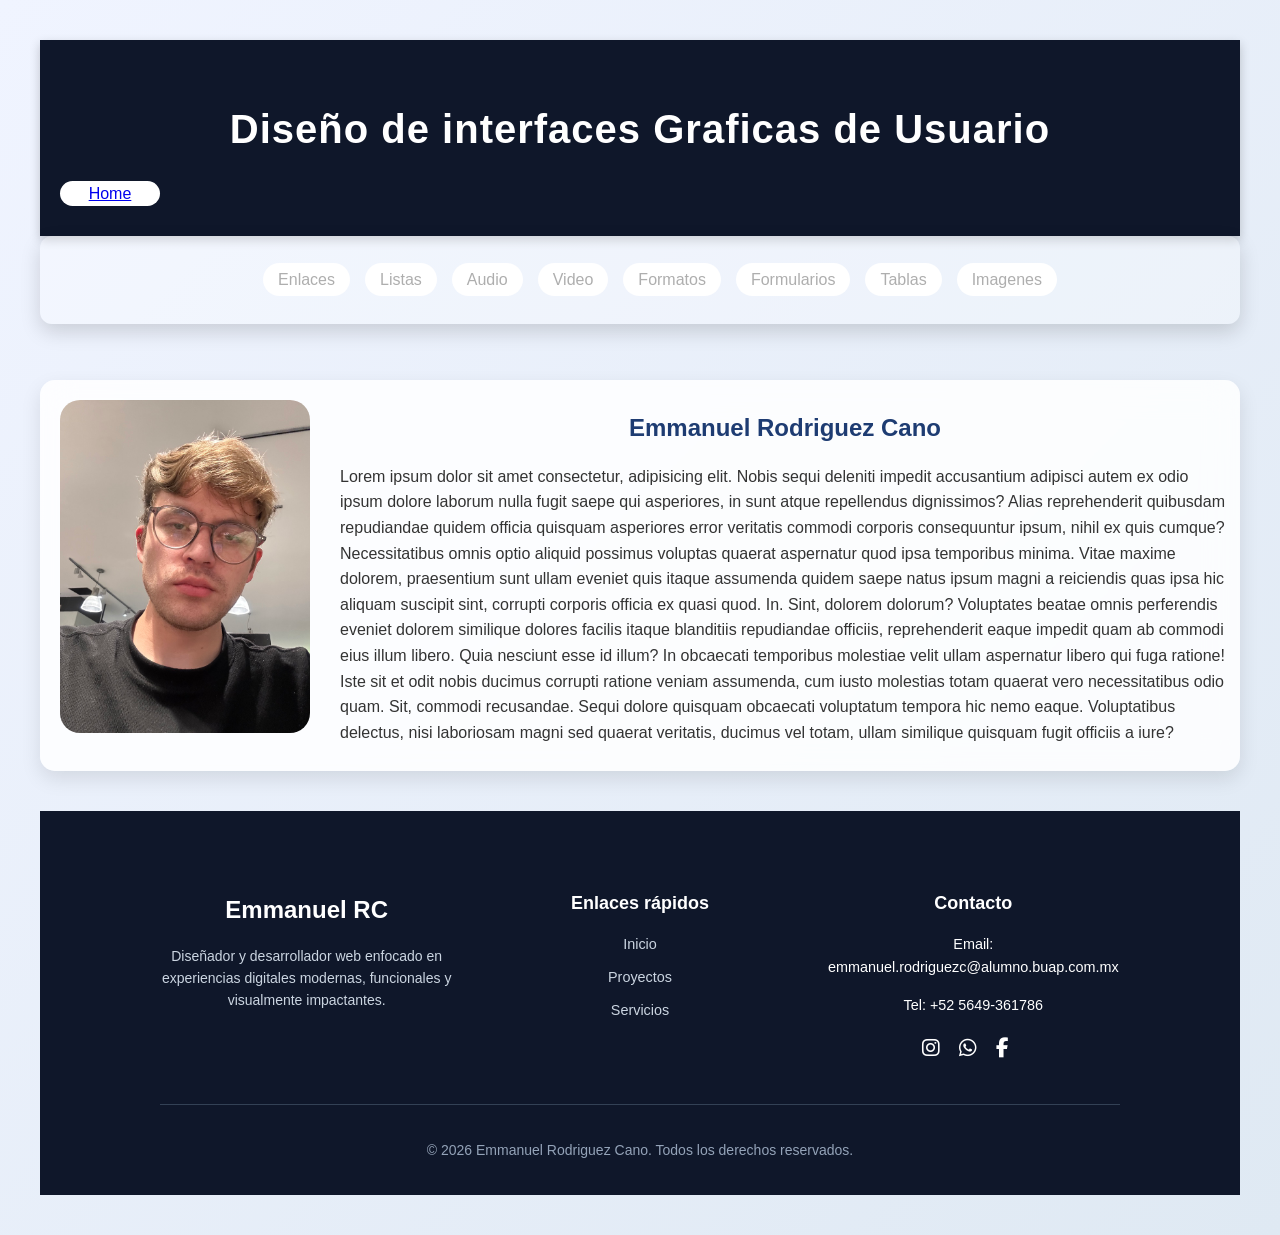
<file: index.html>
<!DOCTYPE html>
<html lang="es">

<head>
    <meta charset="UTF-8" />
    <title>Diseño de Interfaces Graficas de Usuario</title>
    <link rel="stylesheet" href="https://cdnjs.cloudflare.com/ajax/libs/font-awesome/6.5.0/css/all.min.css">
    <link rel="stylesheet" href="styles.css">
    <script src="script.js"></script>
    <style type="text/css">
        footer section {
            background: #1e3c72;
            color: white;
            display: inline;
        }
    </style>
</head>

<body>
    <header>
        <h1 class="title-big"> Diseño de interfaces Graficas de Usuario</h1>
        <div class="home">

            <a href="Index.html">Home</a>

        </div>
    </header>
    <nav>
        <ul>
            <li><a href="Enlaces.html">Enlaces</a></li>
            <li><a href="Listas.html">Listas</a></li>
            <li><a href="Audio.html">Audio</a></li>
            <li><a href="Video.html">Video</a></li>
            <li><a href="Formatos.html">Formatos</a></li>
            <li><a href="Formularios.html">Formularios</a></li>
            <li><a href="Tablas.html">Tablas</a></li>
            <li><a href="Imagenes.html">Imagenes</a></li>
        </ul>
    </nav>
    <br>
    <section class="contenedor">
        <img src="imagenes/21BC1F86-297D-4EAA-AD61-6D4C0306B214_1_105_c.jpeg" alt="Descripción de la imagen"
            class="imagen-izquierda">
        <h2 class="h2-center">Emmanuel Rodriguez Cano</h2>
        <p>
            Lorem ipsum dolor sit amet consectetur, adipisicing elit. Nobis sequi deleniti impedit accusantium adipisci
            autem ex odio ipsum dolore laborum nulla fugit saepe qui asperiores, in sunt atque repellendus dignissimos?
            Alias reprehenderit quibusdam repudiandae quidem officia quisquam asperiores error veritatis commodi
            corporis consequuntur ipsum, nihil ex quis cumque? Necessitatibus omnis optio aliquid possimus voluptas
            quaerat aspernatur quod ipsa temporibus minima.
            Vitae maxime dolorem, praesentium sunt ullam eveniet quis itaque assumenda quidem saepe natus ipsum magni a
            reiciendis quas ipsa hic aliquam suscipit sint, corrupti corporis officia ex quasi quod. In.
            Sint, dolorem dolorum? Voluptates beatae omnis perferendis eveniet dolorem similique dolores facilis itaque
            blanditiis repudiandae officiis, reprehenderit eaque impedit quam ab commodi eius illum libero. Quia
            nesciunt esse id illum?
            In obcaecati temporibus molestiae velit ullam aspernatur libero qui fuga ratione! Iste sit et odit nobis
            ducimus corrupti ratione veniam assumenda, cum iusto molestias totam quaerat vero necessitatibus odio quam.
            Sit, commodi recusandae. Sequi dolore quisquam obcaecati voluptatum tempora hic nemo eaque. Voluptatibus
            delectus, nisi laboriosam magni sed quaerat veritatis, ducimus vel totam, ullam similique quisquam fugit
            officiis a iure?
        </p>
    </section>



    <footer class="footer">
        <div class="footer-container">


            <div class="footer-col">
                <h2 class="footer-logo">Emmanuel RC</h2>
                <p class="footer-description">
                    Diseñador y desarrollador web enfocado en experiencias digitales modernas,
                    funcionales y visualmente impactantes.
                </p>
            </div>


            <div class="footer-col">
                <h3>Enlaces rápidos</h3>
                <ul class="footer-links">
                    <li><a href="index.html">Inicio</a></li>
                    <li><a href="https://www.behance.net/emmanuerguezc">Proyectos</a></li>
                    <li><a href="#">Servicios</a></li>
                </ul>
            </div>


            <div class="footer-col">
                <h3>Contacto</h3>
                <p>Email: emmanuel.rodriguezc@alumno.buap.com.mx</p>
                <p>Tel: +52 5649-361786</p>

                <div class="social-icons">
                    <a href="https://www.instagram.com/emmanuel_rc97?igsh=dTB1eXRvNDRveWx1&utm_source=qr"
                        target="_blank">
                        <i class="fab fa-instagram"></i>
                    </a>

                    <a href="https://wa.me/5649361786" target="_blank">
                        <i class="fab fa-whatsapp"></i>
                    </a>

                    <a href="https://www.facebook.com/emmanuel.barradasromano" target="_blank">
                        <i class="fab fa-facebook-f"></i>
                    </a>
                </div>
            </div>

        </div>

        <div class="footer-bottom">
            <p>© 2026 Emmanuel Rodriguez Cano. Todos los derechos reservados.</p>
        </div>
    </footer>
</body>

</html>
</file>
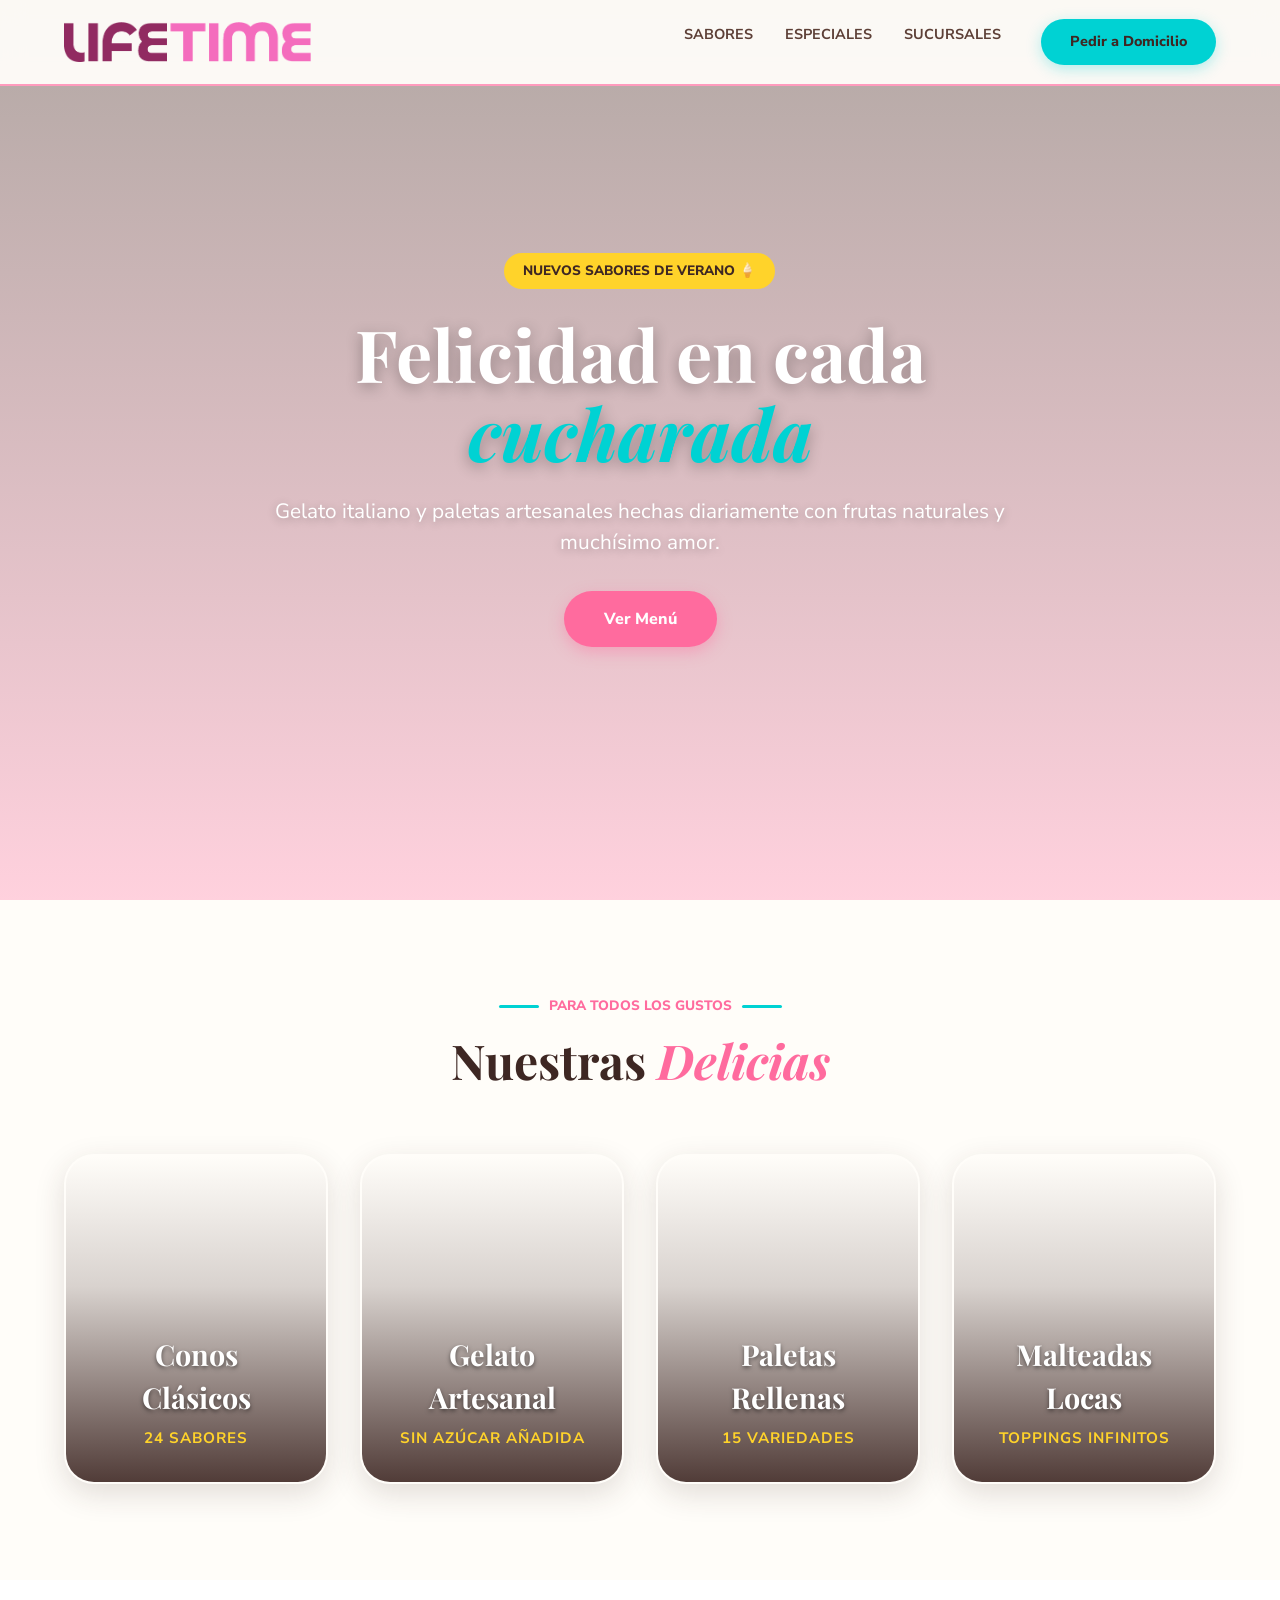
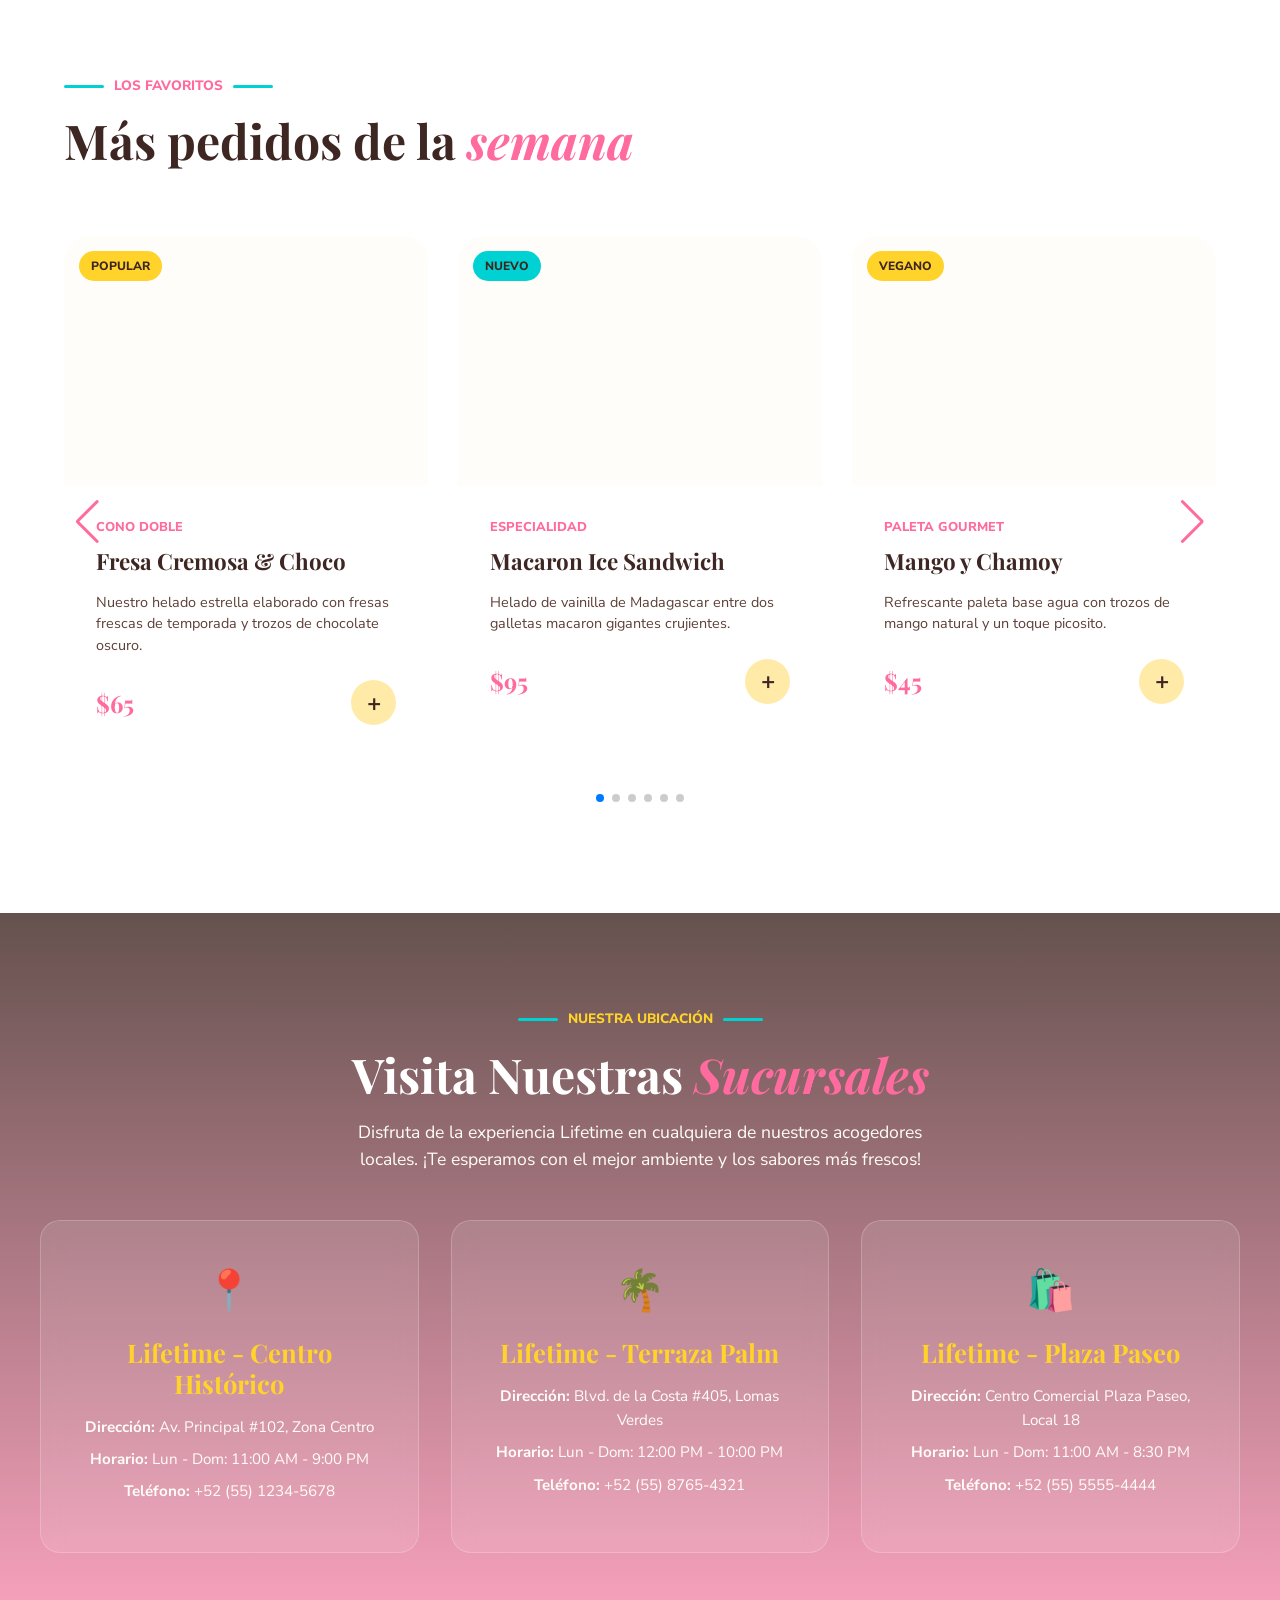
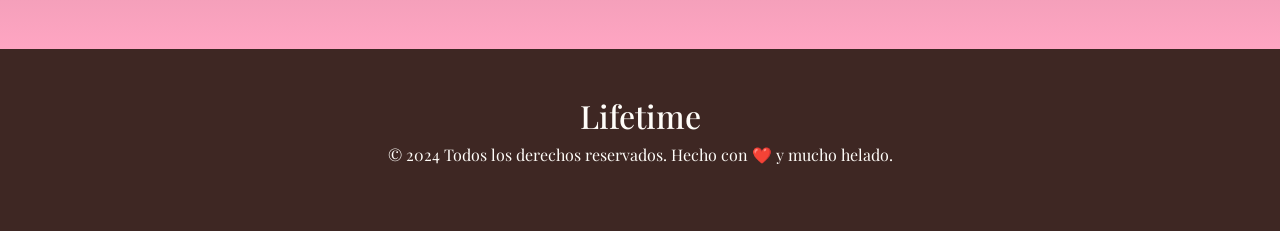
<file: Psgina de helados/Index.html>
<!DOCTYPE html>
<html lang="es">

<head>
    <meta charset="UTF-8">
    <meta name="viewport" content="width=device-width, initial-scale=1.0">
    <title>— Heladería Artesanal</title>
    <link
        href="https://fonts.googleapis.com/css2?family=Playfair+Display:ital,wght@0,400;0,600;0,700;1,400;1,600&family=Nunito+Sans:wght@300;400;600;700;900&display=swap"
        rel="stylesheet">
    <link rel="stylesheet" href="https://cdn.jsdelivr.net/npm/swiper@11/swiper-bundle.min.css" />
    <link href="https://cdn.jsdelivr.net/npm/bootstrap@5.3.8/dist/css/bootstrap.min.css" rel="stylesheet">
    <style>
        *,
        *::before,
        *::after {
            margin: 0;
            padding: 0;
            box-sizing: border-box;
        }

        /* Nueva paleta de colores vibrante para heladería */
        :root {
            --pink: #FF6B9E;
            --pink-dark: #E04B80;
            --pink-light: #FF9BBD;
            --mint: #00D2D3;
            --mint-light: #C8F7F7;
            --yellow: #FFD32A;
            --yellow-light: #FFEAA7;
            --cream: #FFFDF9;
            --cream-dark: #F5EFEB;
            --choco: #3E2723;
            --choco-mid: #5D4037;
            --white: #FFFFFF;
        }

        html {
            scroll-behavior: smooth;
        }

        body {
            font-family: 'Nunito Sans', sans-serif;
            background: var(--cream);
            color: var(--choco);
            overflow-x: hidden;
        }

        /* ── NAVBAR ── */
        nav {
            position: fixed;
            top: 0;
            left: 0;
            right: 0;
            z-index: 100;
            display: flex;
            align-items: center;
            justify-content: space-between;
            padding: 1.2rem 4rem;
            background: rgba(255, 253, 249, 0.95);
            backdrop-filter: blur(12px);
            border-bottom: 2px solid var(--pink-light);
            transition: all 0.3s ease;
        }

        nav.scrolled {
            box-shadow: 0 10px 30px rgba(255, 107, 158, 0.15);
            padding: 0.8rem 4rem;
        }

        .nav-logo {
            display: flex;
            align-items: center;
            text-decoration: none;
            font-family: 'Playfair Display', serif;
            font-size: 1.8rem;
            font-weight: 700;
            color: var(--pink);
            letter-spacing: -0.5px;
        }

        .nav-logo span {
            color: var(--mint);
        }

        @media (max-width: 768px) {
            nav {
                padding: 1rem 1.5rem;
            }
        }

        .nav-links {
            display: flex;
            gap: 2rem;
            list-style: none;
        }

        .nav-links a {
            text-decoration: none;
            font-size: 0.9rem;
            font-weight: 700;
            color: var(--choco-mid);
            text-transform: uppercase;
            transition: color 0.2s;
            position: relative;
        }

        .nav-links a::after {
            content: '';
            position: absolute;
            bottom: -5px;
            left: 0;
            right: 0;
            height: 3px;
            background: var(--mint);
            transform: scaleX(0);
            transition: transform 0.3s cubic-bezier(0.175, 0.885, 0.32, 1.275);
            transform-origin: center;
            border-radius: 5px;
        }

        .nav-links a:hover {
            color: var(--pink);
        }

        .nav-links a:hover::after {
            transform: scaleX(1);
        }

        .nav-cta {
            background: var(--mint);
            color: var(--choco);
            border: none;
            padding: 0.75rem 1.8rem;
            border-radius: 50px;
            font-size: 0.9rem;
            font-weight: 800;
            cursor: pointer;
            font-family: 'Nunito Sans', sans-serif;
            transition: all 0.3s ease;
            box-shadow: 0 4px 15px rgba(0, 210, 211, 0.3);
        }

        .nav-cta:hover {
            background: var(--yellow);
            transform: translateY(-3px) scale(1.05);
            box-shadow: 0 8px 25px rgba(255, 211, 42, 0.4);
        }

        .nav-menu-container {
            display: flex;
            align-items: center;
            gap: 2.5rem;
        }

        .hamburger {
            display: none;
            flex-direction: column;
            gap: 5px;
            cursor: pointer;
            border: none;
            background: none;
            padding: 5px;
        }

        .hamburger span {
            width: 25px;
            height: 3px;
            background-color: var(--pink);
            border-radius: 3px;
            transition: all 0.3s ease;
        }

        @media (max-width: 768px) {
            .hamburger {
                display: flex;
            }

            .nav-menu-container {
                position: absolute;
                top: 100%;
                left: 0;
                width: 100%;
                background: var(--white);
                flex-direction: column;
                align-items: center;
                padding: 2rem 0;
                box-shadow: 0 10px 20px rgba(0, 0, 0, 0.1);
                clip-path: polygon(0 0, 100% 0, 100% 0, 0 0);
                transition: clip-path 0.4s ease-in-out;
            }

            .nav-menu-container.active {
                clip-path: polygon(0 0, 100% 0, 100% 100%, 0% 100%);
            }

            .nav-links {
                flex-direction: column;
                gap: 1.5rem;
                text-align: center;
                margin-bottom: 1.5rem;
            }
        }

        /* ── HERO (VIDEO BACKGROUND) ── */
        .hero {
            position: relative;
            height: 100vh;
            display: flex;
            align-items: center;
            justify-content: center;
            text-align: center;
            overflow: hidden;
            padding: 0 2rem;
        }

        .hero-video {
            position: absolute;
            top: 50%;
            left: 50%;
            min-width: 100%;
            min-height: 100%;
            width: auto;
            height: auto;
            transform: translateX(-50%) translateY(-50%);
            z-index: 1;
            object-fit: cover;
        }

        .hero-overlay {
            position: absolute;
            top: 0;
            left: 0;
            width: 100%;
            height: 100%;
            background: linear-gradient(rgba(62, 39, 35, 0.4), rgba(255, 107, 158, 0.3));
            z-index: 2;
        }

        .hero-content {
            position: relative;
            z-index: 3;
            max-width: 800px;
        }

        .hero-badge {
            display: inline-block;
            background: var(--yellow);
            color: var(--choco);
            font-size: 0.85rem;
            font-weight: 800;
            text-transform: uppercase;
            padding: 0.5rem 1.2rem;
            border-radius: 50px;
            margin-bottom: 1.5rem;
            animation: bounceIn 1s cubic-bezier(0.175, 0.885, 0.32, 1.275) both;
        }

        .hero-title {
            font-family: 'Playfair Display', serif;
            font-size: 4.5rem;
            line-height: 1.1;
            font-weight: 700;
            color: var(--white);
            margin-bottom: 1.5rem;
            text-shadow: 0 4px 15px rgba(0, 0, 0, 0.3);
            animation: fadeUp 1s ease 0.2s both;
        }

        .hero-title em {
            color: var(--mint);
            font-style: italic;
        }

        .hero-desc {
            font-size: 1.3rem;
            font-weight: 400;
            color: var(--white);
            margin-bottom: 2rem;
            text-shadow: 0 2px 10px rgba(0, 0, 0, 0.3);
            animation: fadeUp 1s ease 0.4s both;
        }

        .hero-actions {
            display: flex;
            gap: 1.5rem;
            justify-content: center;
            animation: fadeUp 1s ease 0.6s both;
        }

        .btn-primary {
            background: var(--pink);
            color: var(--white);
            padding: 1rem 2.5rem;
            border-radius: 50px;
            border: none;
            font-size: 1rem;
            font-weight: 800;
            cursor: pointer;
            transition: all 0.3s ease;
            box-shadow: 0 5px 15px rgba(255, 107, 158, 0.4);
        }

        .btn-primary:hover {
            background: var(--pink-dark);
            transform: translateY(-5px);
            box-shadow: 0 10px 25px rgba(255, 107, 158, 0.6);
        }

        /* ── SECTION COMMONS ── */
        section {
            padding: 6rem 4rem;
        }

        .section-label {
            font-size: 0.85rem;
            font-weight: 800;
            text-transform: uppercase;
            color: var(--pink);
            margin-bottom: 1rem;
            display: flex;
            align-items: center;
            gap: 10px;
        }

        .section-label::before,
        .section-label::after {
            content: '';
            display: block;
            width: 40px;
            height: 3px;
            background: var(--mint);
            border-radius: 5px;
        }

        .section-label.centered {
            justify-content: center;
        }

        .section-title {
            font-family: 'Playfair Display', serif;
            font-size: 3rem;
            font-weight: 700;
            line-height: 1.2;
            color: var(--choco);
        }

        .section-title em {
            font-style: italic;
            color: var(--pink);
        }

        /* ── CATEGORIES ── */
        .categories {
            background-image: linear-gradient(rgba(245, 239, 235, 0.4), rgba(245, 239, 235, 0.4)), url('https://i.pinimg.com/736x/57/71/ca/5771cad7fbe9f15ed944c1796ee3ba3e.jpg');
            background-size: cover;
            background-position: center;
            background-attachment: fixed;
            position: relative;
        }

        .categories-header {
            text-align: center;
            margin-bottom: 4rem;
        }

        .categories-grid {
            display: grid;
            grid-template-columns: repeat(4, 1fr);
            gap: 2rem;
            max-width: 1200px;
            margin: 0 auto;
        }

        @media (max-width: 900px) {
            .categories-grid {
                grid-template-columns: repeat(2, 1fr);
            }
        }

        @media (max-width: 500px) {
            .categories-grid {
                grid-template-columns: 1fr;
            }
        }

        .cat-card {
            background-size: cover;
            background-position: center;
            border-radius: 30px;
            padding: 2rem;
            text-align: center;
            cursor: pointer;
            transition: all 0.4s cubic-bezier(0.175, 0.885, 0.32, 1.275);
            box-shadow: 0 10px 30px rgba(62, 39, 35, 0.15);
            position: relative;
            overflow: hidden;
            border: 2px solid transparent;
            aspect-ratio: 4 / 5;
            display: flex;
            flex-direction: column;
            justify-content: flex-end;
        }

        .cat-card::before {
            content: '';
            position: absolute;
            top: 0;
            left: 0;
            right: 0;
            bottom: 0;
            background: linear-gradient(to top, rgba(62, 39, 35, 0.9) 0%, rgba(62, 39, 35, 0.2) 60%, transparent 100%);
            z-index: 1;
            transition: background 0.3s ease;
        }

        .cat-card:hover::before {
            background: linear-gradient(to top, rgba(0, 210, 211, 0.9) 0%, rgba(62, 39, 35, 0.3) 60%, transparent 100%);
        }

        .cat-card-content {
            position: relative;
            z-index: 2;
        }

        .cat-card:hover {
            transform: translateY(-15px) scale(1.02);
            border-color: var(--mint);
            box-shadow: 0 20px 40px rgba(0, 210, 211, 0.25);
        }

        .cat-img-1 {
            background-image: url('https://images.unsplash.com/photo-1559703248-dcaaec9fab78?auto=format&fit=crop&w=600&q=80');
        }

        .cat-img-2 {
            background-image: url('https://images.unsplash.com/photo-1501443762994-82bd5dace89a?auto=format&fit=crop&w=600&q=80');
        }

        .cat-img-3 {
            background-image: url('https://images.unsplash.com/photo-1505394033641-40c6ad1178d7?auto=format&fit=crop&w=600&q=80');
        }

        .cat-img-4 {
            background-image: url('https://images.unsplash.com/photo-1579954115563-e72bf1381629?auto=format&fit=crop&w=600&q=80');
        }

        .cat-title {
            font-family: 'Playfair Display', serif;
            font-size: 1.8rem;
            font-weight: 700;
            color: var(--white);
            margin-bottom: 0.5rem;
            text-shadow: 0 2px 4px rgba(0, 0, 0, 0.5);
            transition: color 0.3s ease;
        }

        .cat-count {
            font-size: 0.95rem;
            color: var(--yellow);
            font-weight: 700;
            text-transform: uppercase;
            letter-spacing: 1px;
        }

        /* ── FEATURED PRODUCTS ── */
        .products {
            background: var(--white);
        }

        .products-header {
            display: flex;
            align-items: flex-end;
            justify-content: space-between;
            margin-bottom: 4rem;
            max-width: 1200px;
            margin: 0 auto 3rem;
        }

        .products-swiper {
            max-width: 1200px;
            margin: 0 auto;
            padding-bottom: 60px;
        }

        .prod-card {
            background: var(--cream);
            border-radius: 25px;
            overflow: hidden;
            transition: all 0.3s ease;
            position: relative;
        }

        .prod-card:hover {
            transform: translateY(-10px);
            box-shadow: 0 15px 35px rgba(255, 107, 158, 0.2);
        }

        .prod-img {
            height: 250px;
            background-size: cover;
            background-position: center;
            position: relative;
            transition: transform 0.5s ease;
        }

        .prod-card:hover .prod-img {
            transform: scale(1.05);
        }

        .carru {
            width: 100%;
            height: 300px;
            padding: auto;
        }

        .img-wrapper {
            overflow: hidden;
            border-radius: 25px 25px 0 0;
        }

        /* Imágenes de Unsplash relacionadas a helados */
        .p1 {
            background-image: url('https://images.unsplash.com/photo-1570197781417-0c7f2be2f068?auto=format&fit=crop&w=600&q=80');
        }

        .p2 {
            background-image: url('https://images.unsplash.com/photo-1497034825429-c343d7c6a68f?auto=format&fit=crop&w=600&q=80');
        }

        .p3 {
            background-image: url('https://images.unsplash.com/photo-1563805042-7684c8a9e9ce?auto=format&fit=crop&w=600&q=80');
        }

        .p4 {
            background-image: url('https://images.unsplash.com/photo-1557142046-c704a3adf364?auto=format&fit=crop&w=600&q=80');
        }

        .p5 {
            background-image: url('https://images.unsplash.com/photo-1515037893149-de7f840978e2?auto=format&fit=crop&w=600&q=80');
        }

        .p6 {
            background-image: url('https://images.unsplash.com/photo-1505394033641-40c6ad1178d7?auto=format&fit=crop&w=600&q=80');
        }

        .prod-badge {
            position: absolute;
            top: 15px;
            left: 15px;
            background: var(--yellow);
            color: var(--choco);
            font-size: 0.75rem;
            font-weight: 800;
            padding: 6px 12px;
            border-radius: 50px;
            text-transform: uppercase;
            z-index: 2;
        }

        .prod-badge.new {
            background: var(--mint);
        }

        .prod-body {
            padding: 2rem;
            background: var(--white);
            border-radius: 0 0 25px 25px;
            position: relative;
            z-index: 2;
        }

        .prod-category {
            font-size: 0.8rem;
            color: var(--pink);
            font-weight: 800;
            text-transform: uppercase;
            margin-bottom: 0.5rem;
        }

        .prod-name {
            font-family: 'Playfair Display', serif;
            font-size: 1.4rem;
            font-weight: 700;
            color: var(--choco);
            margin-bottom: 0.8rem;
        }

        .prod-desc {
            font-size: 0.9rem;
            color: var(--choco-mid);
            line-height: 1.5;
            margin-bottom: 1.5rem;
        }

        .prod-footer {
            display: flex;
            align-items: center;
            justify-content: space-between;
        }

        .prod-price {
            font-family: 'Playfair Display', serif;
            font-size: 1.5rem;
            font-weight: 700;
            color: var(--pink);
        }

        .prod-add {
            width: 45px;
            height: 45px;
            border-radius: 50%;
            background: var(--yellow-light);
            border: none;
            cursor: pointer;
            display: flex;
            align-items: center;
            justify-content: center;
            font-size: 1.5rem;
            color: var(--choco);
            font-weight: bold;
            transition: all 0.3s ease;
        }

        .prod-add:hover {
            background: var(--pink);
            color: var(--white);
            transform: rotate(90deg);
        }

        /* ── INTERACTIVE SCROLL ANIMATIONS ── */
        .reveal {
            opacity: 0;
            transform: translateY(40px);
            transition: all 0.8s cubic-bezier(0.5, 0, 0, 1);
        }

        .reveal-left {
            opacity: 0;
            transform: translateX(-50px);
            transition: all 0.8s cubic-bezier(0.5, 0, 0, 1);
        }

        .reveal-right {
            opacity: 0;
            transform: translateX(50px);
            transition: all 0.8s cubic-bezier(0.5, 0, 0, 1);
        }

        .reveal-scale {
            opacity: 0;
            transform: scale(0.9);
            transition: all 0.8s cubic-bezier(0.5, 0, 0, 1);
        }

        .visible {
            opacity: 1;
            transform: translate(0) scale(1);
        }

        .delay-1 {
            transition-delay: 0.1s;
        }

        .delay-2 {
            transition-delay: 0.2s;
        }

        .delay-3 {
            transition-delay: 0.3s;
        }

        @keyframes fadeUp {
            from {
                opacity: 0;
                transform: translateY(30px);
            }

            to {
                opacity: 1;
                transform: translateY(0);
            }
        }

        @keyframes bounceIn {
            0% {
                opacity: 0;
                transform: scale(0.3);
            }

            50% {
                opacity: 1;
                transform: scale(1.05);
            }

            70% {
                transform: scale(0.9);
            }

            100% {
                transform: scale(1);
            }
        }

        /* ── SUCURSALES (VIDEO BACKGROUND) ── */
        .sucursales {
            position: relative;
            min-height: 80vh;
            display: flex;
            flex-direction: column;
            align-items: center;
            justify-content: center;
            text-align: center;
            overflow: hidden;
            padding: 6rem 2rem;
            color: var(--white);
        }

        .sucursales-video {
            position: absolute;
            top: 50%;
            left: 50%;
            min-width: 100%;
            min-height: 100%;
            width: auto;
            height: auto;
            transform: translate(-50%, -50%);
            z-index: 1;
            object-fit: cover;
        }

        .sucursales-overlay {
            position: absolute;
            top: 0;
            left: 0;
            width: 100%;
            height: 100%;
            background: linear-gradient(rgba(62, 39, 35, 0.8), rgba(255, 107, 158, 0.6));
            z-index: 2;
        }

        .sucursales-content {
            position: relative;
            z-index: 3;
            max-width: 1200px;
            width: 100%;
        }

        .sucursales-grid {
            display: grid;
            grid-template-columns: repeat(3, 1fr);
            gap: 2rem;
            margin-top: 3rem;
        }

        @media (max-width: 900px) {
            .sucursales-grid {
                grid-template-columns: 1fr;
                gap: 1.5rem;
            }
        }

        .sucursal-card {
            background: rgba(255, 255, 255, 0.1);
            backdrop-filter: blur(10px);
            border: 1px solid rgba(255, 255, 255, 0.2);
            border-radius: 20px;
            padding: 2.5rem 2rem;
            transition: all 0.3s ease;
        }

        .sucursal-card:hover {
            transform: translateY(-10px);
            background: rgba(255, 255, 255, 0.2);
            border-color: var(--mint);
            box-shadow: 0 15px 30px rgba(0, 210, 211, 0.2);
        }

        .sucursal-icon {
            font-size: 2.5rem;
            margin-bottom: 1rem;
        }

        .sucursal-name {
            font-family: 'Playfair Display', serif;
            font-size: 1.6rem;
            font-weight: 700;
            margin-bottom: 1rem;
            color: var(--yellow);
        }

        .sucursal-info {
            font-size: 0.95rem;
            line-height: 1.6;
            color: var(--cream);
        }

        .sucursal-info p {
            margin-bottom: 0.5rem;
        }

        /* ── FOOTER SIMPLE PARA DEMOSTRACIÓN ── */
        footer {
            background: var(--choco);
            color: var(--cream);
            text-align: center;
            padding: 3rem;
            font-family: 'Playfair Display', serif;
        }
    </style>
</head>

<body>

    <nav id="navbar">
        <a href="#" class="nav-logo">
            <img src="imagenes/lifetime.png" alt="Lifetime" style="height: 40px; width: auto; object-fit: contain;">
        </a>
        <div class="nav-menu-container" id="navMenu">
            <ul class="nav-links">
                <li><a href="hero-frost-icecream.html">Sabores</a></li>
                <li><a href="#especiales">Especiales</a></li>
                <li><a href="#sucursales">Sucursales</a></li>
            </ul>
            <button class="nav-cta">Pedir a Domicilio</button>
        </div>
        <button class="hamburger" id="hamburgerMenu">
            <span></span><span></span><span></span>
        </button>
    </nav>

    <section class="hero" style="padding:0">
        <video autoplay loop muted playsinline class="hero-video">
            <source src="https://v1.pinimg.com/videos/iht/hls/b9/ec/99/b9ec992393ca8287a91854080e66d06d.m3u8"
                type="video/mp4">
        </video>
        <div class="hero-overlay"></div>

        <div class="hero-content">
            <div class="hero-badge">Nuevos Sabores de Verano 🍦</div>
            <h1 class="hero-title">
                Felicidad en cada<br><em>cucharada</em>
            </h1>
            <p class="hero-desc">
                Gelato italiano y paletas artesanales hechas diariamente con frutas naturales y muchísimo amor.
            </p>
            <div class="hero-actions">
                <button class="btn-primary"
                    onclick="document.getElementById('sabores').scrollIntoView({behavior:'smooth'})">Ver Menú</button>
            </div>
        </div>
    </section>
    <!--categorias-->
    <section class="categories" id="sabores">
        <div class="categories-header reveal-scale">
            <div class="section-label centered">Para todos los gustos</div>
            <h2 class="section-title">Nuestras <em>Delicias</em></h2>
        </div>
        <div class="categories-grid">
            <div class="cat-card cat-img-1 reveal-left">
                <div class="cat-card-content">
                    <div class="cat-title">Conos Clásicos</div>
                    <div class="cat-count">24 Sabores</div>
                </div>
            </div>
            <div class="cat-card cat-img-2 reveal-left delay-1">
                <div class="cat-card-content">
                    <div class="cat-title">Gelato Artesanal</div>
                    <div class="cat-count">Sin azúcar añadida</div>
                </div>
            </div>
            <div class="cat-card cat-img-3 reveal-right delay-2">
                <div class="cat-card-content">
                    <div class="cat-title">Paletas Rellenas</div>
                    <div class="cat-count">15 Variedades</div>
                </div>
            </div>
            <div class="cat-card cat-img-4 reveal-right delay-3">
                <div class="cat-card-content">
                    <div class="cat-title">Malteadas Locas</div>
                    <div class="cat-count">Toppings infinitos</div>
                </div>
            </div>
        </div>
    </section>

    <section class="products" id="especiales">
        <div class="products-header reveal">
            <div>
                <div class="section-label">Los Favoritos</div>
                <h2 class="section-title">Más pedidos de la <em>semana</em></h2>
            </div>
        </div>
        <div class="swiper products-swiper">
            <div class="swiper-wrapper" style="padding-top: 10px;">
                <div class="swiper-slide prod-card reveal-scale">
                    <div class="img-wrapper">
                        <div class="prod-img p1"></div>
                    </div>
                    <span class="prod-badge">Popular</span>
                    <div class="prod-body">
                        <div class="prod-category">Cono Doble</div>
                        <div class="prod-name">Fresa Cremosa & Choco</div>
                        <div class="prod-desc">Nuestro helado estrella elaborado con fresas frescas de temporada y
                            trozos de chocolate oscuro.</div>
                        <div class="prod-footer">
                            <span class="prod-price">$65</span>
                            <button class="prod-add">+</button>
                        </div>
                    </div>
                </div>
                <div class="swiper-slide prod-card reveal-scale delay-1">
                    <div class="img-wrapper">
                        <div class="prod-img p2"></div>
                    </div>
                    <span class="prod-badge new">Nuevo</span>
                    <div class="prod-body">
                        <div class="prod-category">Especialidad</div>
                        <div class="prod-name">Macaron Ice Sandwich</div>
                        <div class="prod-desc">Helado de vainilla de Madagascar entre dos galletas macaron gigantes
                            crujientes.</div>
                        <div class="prod-footer">
                            <span class="prod-price">$95</span>
                            <button class="prod-add">+</button>
                        </div>
                    </div>
                </div>
                <div class="swiper-slide prod-card reveal-scale delay-2">
                    <div class="img-wrapper">
                        <div class="prod-img p3"></div>
                    </div>
                    <span class="prod-badge">Vegano</span>
                    <div class="prod-body">
                        <div class="prod-category">Paleta Gourmet</div>
                        <div class="prod-name">Mango y Chamoy</div>
                        <div class="prod-desc">Refrescante paleta base agua con trozos de mango natural y un toque
                            picosito.</div>
                        <div class="prod-footer">
                            <span class="prod-price">$45</span>
                            <button class="prod-add">+</button>
                        </div>
                    </div>
                </div>
                <div class="swiper-slide prod-card reveal-scale delay-3">
                    <div class="img-wrapper">
                        <div class="prod-img p4"></div>
                    </div>
                    <span class="prod-badge">Clásico</span>
                    <div class="prod-body">
                        <div class="prod-category">Helado Simple</div>
                        <div class="prod-name">Menta Granizada</div>
                        <div class="prod-desc">Helado de menta fresca con crujientes chispas de chocolate semiamargo.
                        </div>
                        <div class="prod-footer">
                            <span class="prod-price">$55</span>
                            <button class="prod-add">+</button>
                        </div>
                    </div>
                </div>
                <div class="swiper-slide prod-card reveal-scale delay-4">
                    <div class="img-wrapper">
                        <div class="prod-img p5"></div>
                    </div>
                    <span class="prod-badge new">Exótico</span>
                    <div class="prod-body">
                        <div class="prod-category">Gelato</div>
                        <div class="prod-name">Pistacho Siciliano</div>
                        <div class="prod-desc">Gelato artesanal de auténtico pistacho siciliano con trozos tostados.
                        </div>
                        <div class="prod-footer">
                            <span class="prod-price">$75</span>
                            <button class="prod-add">+</button>
                        </div>
                    </div>
                </div>
                <div class="swiper-slide prod-card reveal-scale delay-5">
                    <div class="img-wrapper">
                        <div class="prod-img p6"></div>
                    </div>
                    <span class="prod-badge">Especial</span>
                    <div class="prod-body">
                        <div class="prod-category">Sundae</div>
                        <div class="prod-name">Choco Lava Volcán</div>
                        <div class="prod-desc">Helado de chocolate con centro de fudge caliente y nueces caramelizadas.
                        </div>
                        <div class="prod-footer">
                            <span class="prod-price">$85</span>
                            <button class="prod-add">+</button>
                        </div>
                    </div>
                </div>
            </div>
            <!-- Swiper Pagination & Navigation -->
            <div class="swiper-pagination"></div>
            <div class="swiper-button-next" style="color: var(--pink);"></div>
            <div class="swiper-button-prev" style="color: var(--pink);"></div>
        </div>
    </section>


    <section class="sucursales" id="sucursales">
        <video autoplay loop muted playsinline class="sucursales-video">
            <source src="https://v1.pinimg.com/videos/iht/hls/20/f5/a1/20f5a143e250fb4c3f6bdcd518f38d9e.m3u8"
                type="video/mp4">
        </video>
        <div class="sucursales-overlay"></div>
        <div class="sucursales-content">
            <div class="section-label centered reveal" style="color: var(--yellow);">Nuestra Ubicación</div>
            <h2 class="section-title reveal" style="color: var(--white); margin-bottom: 1rem;">Visita Nuestras
                <em>Sucursales</em>
            </h2>
            <p class="reveal" style="color: var(--cream); max-width: 600px; margin: 0 auto 3rem; font-size: 1.1rem;">
                Disfruta de la experiencia Lifetime en cualquiera de nuestros acogedores locales. ¡Te esperamos con
                el
                mejor ambiente y los sabores más frescos!
            </p>
            <div class="sucursales-grid">
                <div class="sucursal-card reveal-left">
                    <div class="sucursal-icon">📍</div>
                    <h3 class="sucursal-name">Lifetime - Centro Histórico</h3>
                    <div class="sucursal-info">
                        <p><strong>Dirección:</strong> Av. Principal #102, Zona Centro</p>
                        <p><strong>Horario:</strong> Lun - Dom: 11:00 AM - 9:00 PM</p>
                        <p><strong>Teléfono:</strong> +52 (55) 1234-5678</p>
                    </div>
                </div>
                <div class="sucursal-card reveal-scale delay-1">
                    <div class="sucursal-icon">🌴</div>
                    <h3 class="sucursal-name">Lifetime - Terraza Palm</h3>
                    <div class="sucursal-info">
                        <p><strong>Dirección:</strong> Blvd. de la Costa #405, Lomas Verdes</p>
                        <p><strong>Horario:</strong> Lun - Dom: 12:00 PM - 10:00 PM</p>
                        <p><strong>Teléfono:</strong> +52 (55) 8765-4321</p>
                    </div>
                </div>
                <div class="sucursal-card reveal-right delay-2">
                    <div class="sucursal-icon">🛍️</div>
                    <h3 class="sucursal-name">Lifetime - Plaza Paseo</h3>
                    <div class="sucursal-info">
                        <p><strong>Dirección:</strong> Centro Comercial Plaza Paseo, Local 18</p>
                        <p><strong>Horario:</strong> Lun - Dom: 11:00 AM - 8:30 PM</p>
                        <p><strong>Teléfono:</strong> +52 (55) 5555-4444</p>
                    </div>
                </div>
            </div>
        </div>
    </section>

    <footer>
        <h2>Lifetime</h2>
        <p>© 2024 Todos los derechos reservados. Hecho con ❤️ y mucho helado.</p>
    </footer>

    <script src="https://cdn.jsdelivr.net/npm/swiper@11/swiper-bundle.min.js"></script>
    <script>
        // Hamburger Menu
        const hamburgerMenu = document.getElementById('hamburgerMenu');
        const navMenu = document.getElementById('navMenu');
        hamburgerMenu.addEventListener('click', () => navMenu.classList.toggle('active'));

        // Navbar scroll effect
        const navbar = document.getElementById('navbar');
        window.addEventListener('scroll', () => {
            navbar.classList.toggle('scrolled', window.scrollY > 50);
        });

        // Intersection Observer for advanced scroll animations
        const revealElements = document.querySelectorAll('.reveal, .reveal-left, .reveal-right, .reveal-scale');
        const observer = new IntersectionObserver((entries) => {
            entries.forEach(entry => {
                if (entry.isIntersecting) {
                    entry.target.classList.add('visible');
                    // Opcional: dejar de observar si solo quieres que se anime una vez
                    // observer.unobserve(entry.target); 
                }
            });
        }, {
            threshold: 0.1,
            rootMargin: "0px 0px -50px 0px"
        });

        revealElements.forEach(el => observer.observe(el));

        // Interactive "Add to cart" button
        document.querySelectorAll('.prod-add').forEach(btn => {
            btn.addEventListener('click', function (e) {
                const originalText = this.textContent;
                this.textContent = '✓';
                this.style.background = 'var(--mint)';
                this.style.color = 'var(--choco)';
                this.style.transform = 'scale(1.2)';

                setTimeout(() => {
                    this.textContent = originalText;
                    this.style.background = '';
                    this.style.color = '';
                    this.style.transform = '';
                }, 1500);
            });
        });

        // Initialize Swiper for products
        const productsSwiper = new Swiper('.products-swiper', {
            slidesPerView: 1,
            spaceBetween: 30,
            loop: true,
            autoplay: {
                delay: 3500,
                disableOnInteraction: false,
                pauseOnMouseEnter: true
            },
            pagination: {
                el: '.swiper-pagination',
                clickable: true,
            },
            navigation: {
                nextEl: '.swiper-button-next',
                prevEl: '.swiper-button-prev',
            },
            breakpoints: {
                600: {
                    slidesPerView: 2,
                },
                900: {
                    slidesPerView: 3,
                }
            }
        });

    </script>
</body>

</html>
</file>
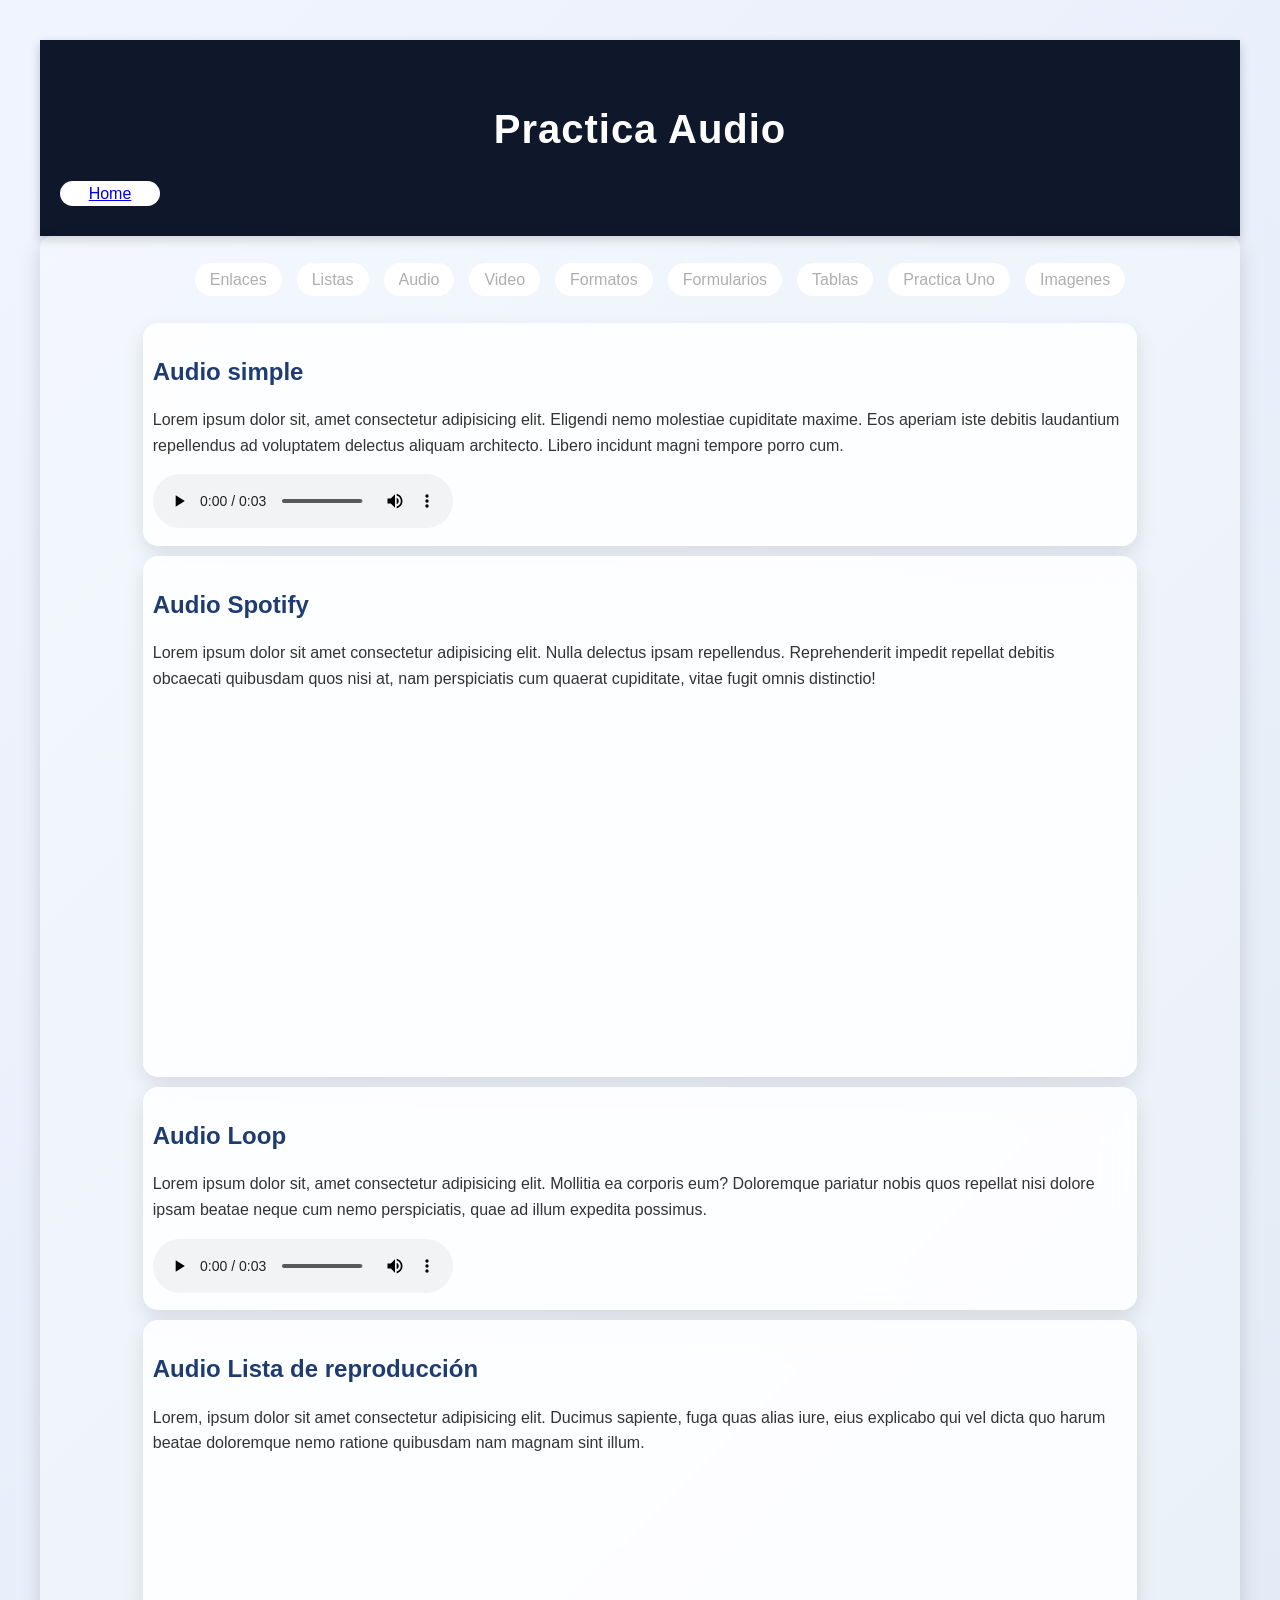
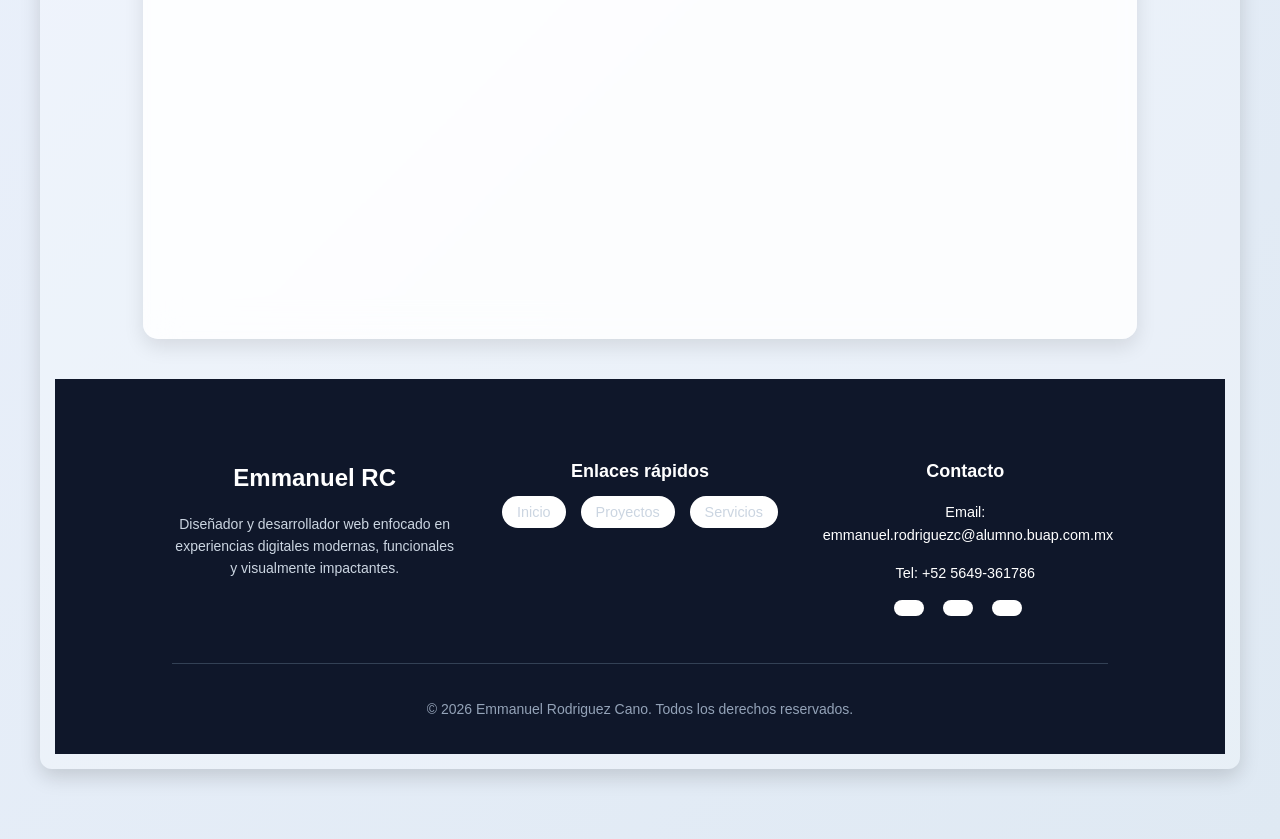
<file: Audio.html>
<!DOCTYPE html>
<html lang="en">

<head>
	<meta charset="UTF-8" />
	<title>Title</title>
	<link rel="stylesheet" href="styles.css" type="text/css">

</head>

<body>
	<header>

		<h1 class="title-big"> Practica Audio</Audio></h1>
		<div class="home">

			<a href="Index.html">Home</a>

		</div>
	</header>
	<nav>
		<ul>
			<li><a href="Enlaces.html">Enlaces</a></li>
			<li><a href="Listas.html">Listas</a></li>
			<li><a href="Audio.html">Audio</a></li>
			<li><a href="Video.html">Video</a></li>
			<li><a href="Formatos.html">Formatos</a></li>
			<li><a href="Formularios.html">Formularios</a></li>
			<li><a href="Tablas.html">Tablas</a></li>
			<li><a href="Practica_Uno.html">Practica Uno</a></li>
			<li><a href="Imagenes.html">Imagenes</a></li>

		</ul>
		<main>
			<section>
				<h2>Audio simple</h2>
				<p>Lorem ipsum dolor sit, amet consectetur adipisicing elit. Eligendi nemo molestiae cupiditate maxime.
					Eos aperiam iste debitis laudantium repellendus ad voluptatem delectus aliquam architecto. Libero
					incidunt magni tempore porro cum.</p>
				<audio controls>
					<source src="media/audio/rescopicsound-elemental-magic-spell-impact-outgoing-228342.mp3">
				</audio>
			</section>

			<section>
				<h2>Audio Spotify</h2>
				<p>Lorem ipsum dolor sit amet consectetur adipisicing elit. Nulla delectus ipsam repellendus.
					Reprehenderit impedit repellat debitis obcaecati quibusdam quos nisi at, nam perspiciatis cum
					quaerat cupiditate, vitae fugit omnis distinctio!</p>
				<iframe data-testid="embed-iframe" style="border-radius:25px"
					src="https://open.spotify.com/embed/track/3G7agPwWfcORnWCAGMDOpm?utm_source=generator&theme=0"
					width="100%" height="352" frameBorder="0" allowfullscreen=""
					allow="autoplay; clipboard-write; encrypted-media; fullscreen; picture-in-picture"
					loading="lazy"></iframe>
			</section>


			</section>
			<section>
				<h2>Audio Loop</h2>
				<p>Lorem ipsum dolor sit, amet consectetur adipisicing elit. Mollitia ea corporis eum? Doloremque
					pariatur nobis quos repellat nisi dolore ipsam beatae neque cum nemo perspiciatis, quae ad illum
					expedita possimus.</p>
				<audio controls loop autoplay="auto">
					<source src="media/audio/rescopicsound-elemental-magic-spell-impact-outgoing-228342.mp3">

				</audio>
			</section>

			<section>
				<h2>Audio Lista de reproducción</h2>
				<p>Lorem, ipsum dolor sit amet consectetur adipisicing elit. Ducimus sapiente, fuga quas alias iure,
					eius explicabo qui vel dicta quo harum beatae doloremque nemo ratione quibusdam nam magnam sint
					illum.</p>
				<iframe allow="autoplay *; encrypted-media *;" frameborder="0" height="450"
					style="width:100%;max-width:660px;overflow:hidden;background:transparent;"
					sandbox="allow-forms allow-popups allow-same-origin allow-scripts allow-storage-access-by-user-activation allow-top-navigation-by-user-activation"
					src="https://embed.music.apple.com/mx/playlist/didi/pl.u-jV89boDtD7mNYDJ"></iframe>
			</section>
		</main>
		<footer class="footer">
			<div class="footer-container">


				<div class="footer-col">
					<h2 class="footer-logo">Emmanuel RC</h2>
					<p class="footer-description">
						Diseñador y desarrollador web enfocado en experiencias digitales modernas,
						funcionales y visualmente impactantes.
					</p>
				</div>


				<div class="footer-col">
					<h3>Enlaces rápidos</h3>
					<ul class="footer-links">
						<li><a href="index.html">Inicio</a></li>
						<li><a href="https://www.behance.net/emmanuerguezc">Proyectos</a></li>
						<li><a href="#">Servicios</a></li>
					</ul>
				</div>


				<div class="footer-col">
					<h3>Contacto</h3>
					<p>Email: emmanuel.rodriguezc@alumno.buap.com.mx</p>
					<p>Tel: +52 5649-361786</p>

					<div class="social-icons">
						<a href="https://www.instagram.com/emmanuel_rc97?igsh=dTB1eXRvNDRveWx1&utm_source=qr"
							target="_blank">
							<i class="fab fa-instagram"></i>
						</a>

						<a href="https://wa.me/5649361786" target="_blank">
							<i class="fab fa-whatsapp"></i>
						</a>

						<a href="https://www.facebook.com/emmanuel.barradasromano" target="_blank">
							<i class="fab fa-facebook-f"></i>
						</a>
					</div>
				</div>

			</div>

			<div class="footer-bottom">
				<p>© 2026 Emmanuel Rodriguez Cano. Todos los derechos reservados.</p>
			</div>
		</footer>
	</nav>
</body>

</html>
</file>
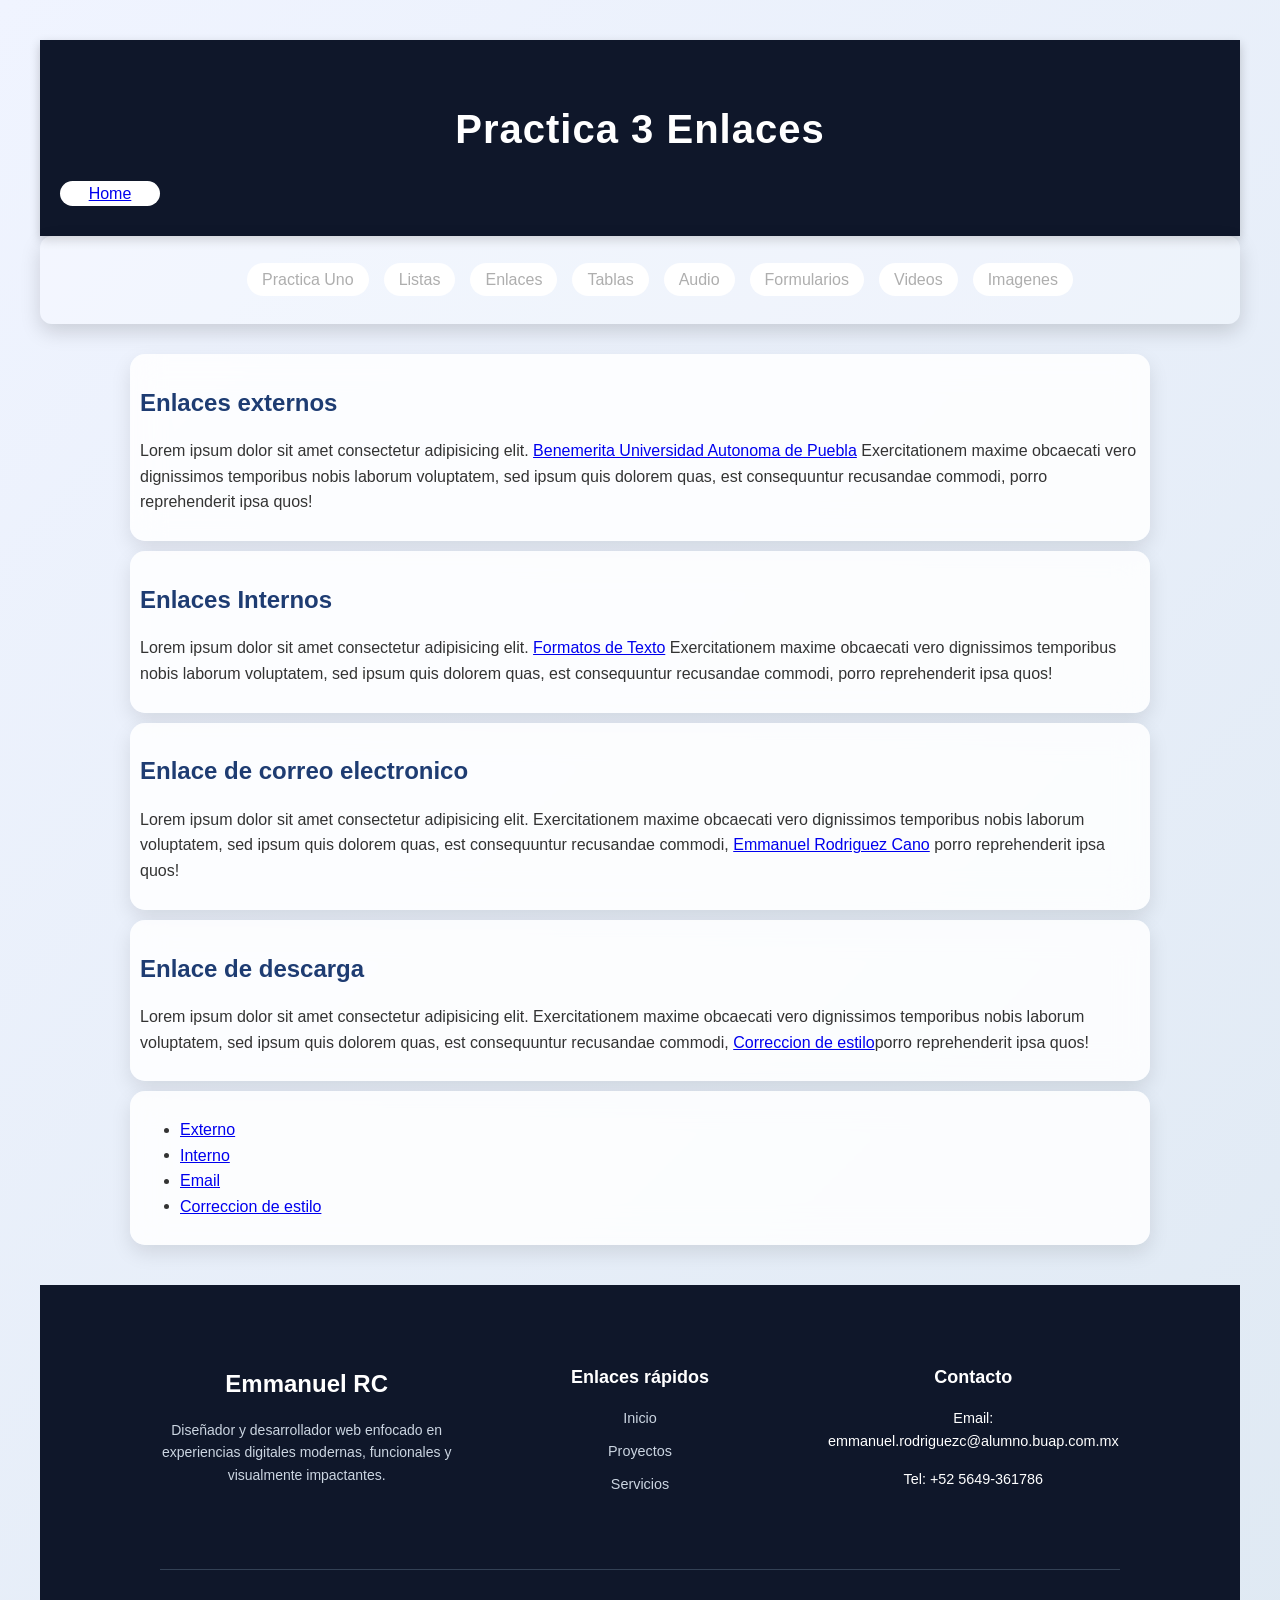
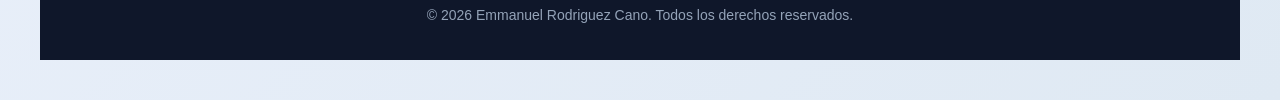
<file: Enlaces.html>
<!DOCTYPE html>
<html lang="en">

<head>
    <meta charset="UTF-8" />
    <title>Title</title>
    <!-- <style>
        * {
            margin: 0;
            padding: 0;
            box-sizing: border-box;
        }

        body {
            font-family: 'Segoe UI', Tahoma, Geneva, Verdana, sans-serif;
            background: repeating-radial-gradient(#023e8a, #03045e);
            color: #ffff;
            line-height: 1.7;
            padding: 30px;
        }

        header {
            text-align: center;
            margin-bottom: 30px;
        }

        header h1 {
            color: #ffffff;
            font-size: 2.5rem;
            letter-spacing: 1px;
        }

        nav {

            background: rgba(255, 255, 255, 0.25);
            /* 0.75 = 75% opacidad */
            border-radius: 12px;
            padding: 15px;
            margin-bottom: 30px;
            box-shadow: 0 8px 20px rgba(0, 0, 0, 0.15);
        }

        nav ul {
            list-style: none;
            display: flex;
            flex-wrap: wrap;
            justify-content: center;
            gap: 15px;
        }

        nav a {

            text-decoration: none;
            padding: 8px 15px;
            border-radius: 20px;
            background: #ffffff;
            color: #aeaeae;
            font-weight: 500;
            transition: all 0.3s ease;
        }

        nav a:hover {
            background: #0f2027;
            transform: translateY(-2px);
        }


        section {

            background: rgba(255, 255, 255, 0.25);
            /* 0.75 = 75% opacidad */
            padding: 20px;
            margin-bottom: 20px;
            border-radius: 12px;
            box-shadow: 0 6px 18px rgba(0, 0, 0, 0.12);
            transition: 0.3s ease;

        }

        section:hover {
            transform: translateY(-8px);
        }

        h2 {
            color: #e1e1e1;
            margin-bottom: 10px;
            border-bottom: 2px solid #2c5364;
            display: inline-block;
            padding-bottom: 5px;
        }

        p a {
            color: #1e88e5;
            font-weight: 600;
            text-decoration: none;
            border-bottom: 2px solid transparent;
            transition: 0.3s ease;
        }

        p a:hover {
            border-bottom: 2px solid #1e88e5;
        }


        section ul {
            list-style: none;
            display: flex;
            flex-wrap: wrap;
            gap: 10px;
        }

        section ul li a {
            display: inline-block;
            background: #e3f2fd;
            padding: 8px 12px;
            border-radius: 20px;
            text-decoration: none;
            color: #0d47a1;
            font-weight: 500;
            transition: 0.3s ease;
        }

        section ul li a:hover {
            background: #bbdefb;
        }

        footer {
            text-align: center;
            margin-top: 25px;
            color: white;
            font-weight: bold;
        }
    </style> -->
    <link rel="stylesheet" href="styles.css">
</head>

<body>
    <header>

        <h1 class="title-big"> Practica 3 Enlaces</h1>
        <div class="home">

            <a href="Index.html">Home</a>

        </div>
    </header>
    <nav>
        <ul>
            <li> <a href="Practica_Uno.html">Practica Uno</a></li>
            <li> <a href="Listas.html">Listas</a></li>
            <li> <a href="Enlaces.html">Enlaces</a></li>
            <li> <a href="Tablas.html">Tablas</a></li>
            <li> <a href="Audio.html">Audio</a></li>
            <li> <a href="Formularios.html">Formularios</a></li>
            <li> <a href="Video.html">Videos</a></li>
            <li><a href="Imagenes.html">Imagenes</a></li>
        </ul>
    </nav>
    <main>
        <section>
            <h2>Enlaces externos</h2>
            <p>Lorem ipsum dolor sit amet consectetur adipisicing elit. <a href="https://www.buap.mx">Benemerita
                    Universidad Autonoma de Puebla</a> Exercitationem maxime obcaecati vero
                dignissimos temporibus nobis laborum voluptatem, sed ipsum quis dolorem quas, est consequuntur
                recusandae commodi, porro reprehenderit ipsa quos!</p>
        </section>
        <section>
            <h2>Enlaces Internos</h2>
            <p>Lorem ipsum dolor sit amet consectetur adipisicing elit. <a href="Formatos.html">Formatos de Texto</a>
                Exercitationem maxime obcaecati vero
                dignissimos temporibus nobis laborum voluptatem, sed ipsum quis dolorem quas, est consequuntur
                recusandae commodi, porro reprehenderit ipsa quos!</p>
        </section>
        <section>
            <h2>Enlace de correo electronico</h2>
            <p>Lorem ipsum dolor sit amet consectetur adipisicing elit. Exercitationem maxime obcaecati vero
                dignissimos temporibus nobis laborum voluptatem, sed ipsum quis dolorem quas, est consequuntur
                recusandae commodi, <a href="mailto:emmanuelrc97@gmail.com">Emmanuel Rodriguez Cano</a> porro
                reprehenderit ipsa quos!</p>
        </section>
        <section>
            <h2>Enlace de descarga</h2>
            <p>Lorem ipsum dolor sit amet consectetur adipisicing elit. Exercitationem maxime obcaecati vero
                dignissimos temporibus nobis laborum voluptatem, sed ipsum quis dolorem quas, est consequuntur
                recusandae commodi, <a href="correccion_estilo%20UNL%20ejercicio.pdf" download>Correccion de
                    estilo</a>porro reprehenderit ipsa quos!</p>
        </section>
        <section>
            <ul>
                <li><a href="https://www.buap.mx">Externo</a></li>
                <li><a href="Formatos.html">Interno</a></li>
                <li><a href="mailto:emmanuelrc97@gmail.com"> Email</a> </li>
                <li><a href="correccion_estilo%20UNL%20ejercicio.pdf" download>Correccion de estilo</a></li>
            </ul>
        </section>
    </main>
    <footer class="footer">
        <div class="footer-container">


            <div class="footer-col">
                <h2 class="footer-logo">Emmanuel RC</h2>
                <p class="footer-description">
                    Diseñador y desarrollador web enfocado en experiencias digitales modernas,
                    funcionales y visualmente impactantes.
                </p>
            </div>


            <div class="footer-col">
                <h3>Enlaces rápidos</h3>
                <ul class="footer-links">
                    <li><a href="index.html">Inicio</a></li>
                    <li><a href="https://www.behance.net/emmanuerguezc">Proyectos</a></li>
                    <li><a href="#">Servicios</a></li>
                </ul>
            </div>


            <div class="footer-col">
                <h3>Contacto</h3>
                <p>Email: emmanuel.rodriguezc@alumno.buap.com.mx</p>
                <p>Tel: +52 5649-361786</p>

                <div class="social-icons">
                    <a href="https://www.instagram.com/emmanuel_rc97?igsh=dTB1eXRvNDRveWx1&utm_source=qr"
                        target="_blank">
                        <i class="fab fa-instagram"></i>
                    </a>

                    <a href="https://wa.me/5649361786" target="_blank">
                        <i class="fab fa-whatsapp"></i>
                    </a>

                    <a href="https://www.facebook.com/emmanuel.barradasromano" target="_blank">
                        <i class="fab fa-facebook-f"></i>
                    </a>
                </div>
            </div>

        </div>

        <div class="footer-bottom">
            <p>© 2026 Emmanuel Rodriguez Cano. Todos los derechos reservados.</p>
        </div>
    </footer>
</body>

</html>
</file>
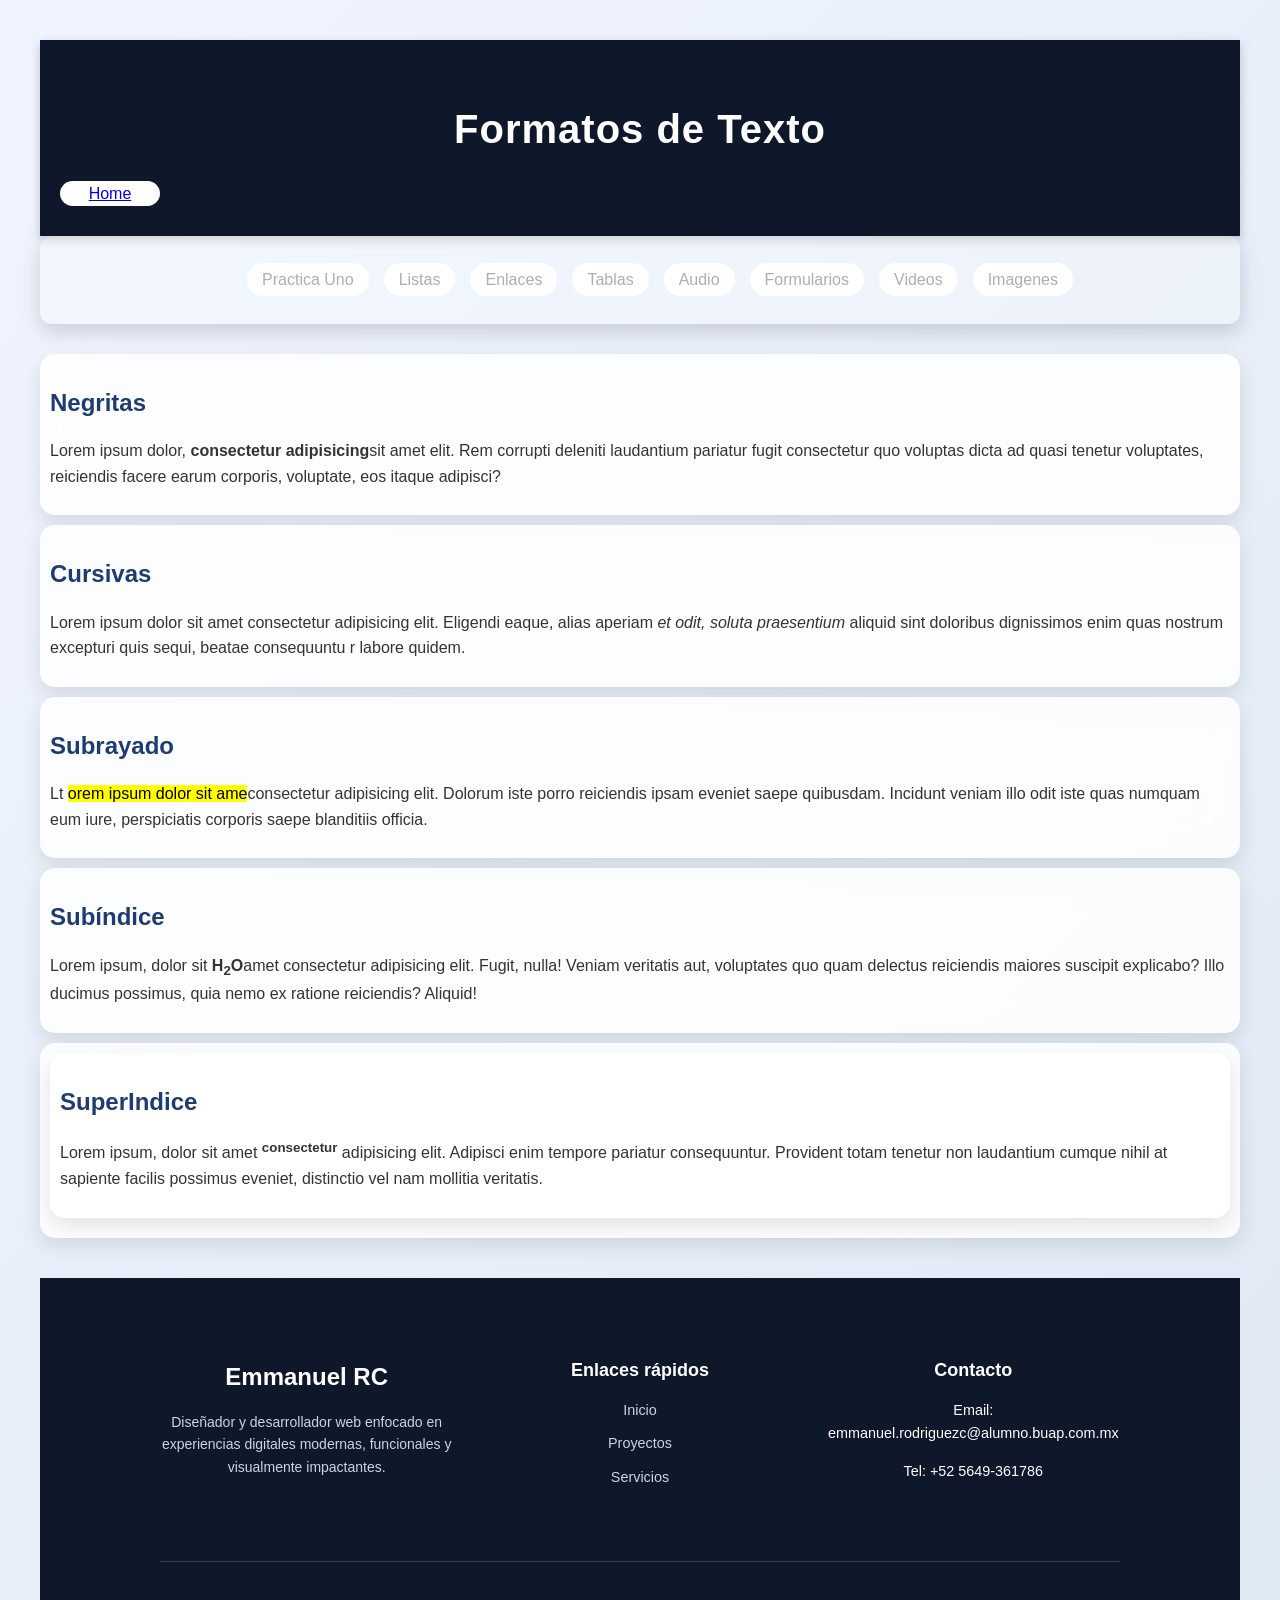
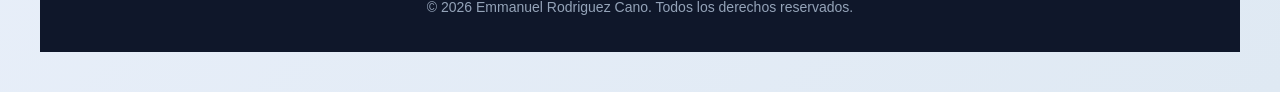
<file: Formatos.html>
<!DOCTYPE html>
<html lang="es">

<head>
    <meta charset="UTF-8" />
    <title>Formatos de texto</title>
    <link rel="stylesheet" href="styles.css">
</head>

<body>


    <header>
        <h1 class="title-big"> Formatos de Texto</h1>
        <div class="home">

            <a href="Index.html">Home</a>

        </div>
    </header>
    <nav>
        <ul>
            <li> <a href="Practica_Uno.html">Practica Uno</a></li>
            <li> <a href="Listas.html">Listas</a></li>
            <li> <a href="Enlaces.html">Enlaces</a></li>
            <li> <a href="Tablas.html">Tablas</a></li>
            <li> <a href="Audio.html">Audio</a></li>
            <li> <a href="Formularios.html">Formularios</a></li>
            <li> <a href="Video.html">Videos</a></li>
            <li><a href="Imagenes.html">Imagenes</a></li>
        </ul>
    </nav>
    <section>
        <h2>Negritas</h2>
        <p>Lorem ipsum dolor, <b>consectetur adipisicing</b>sit amet elit. Rem corrupti deleniti laudantium pariatur
            fugit consectetur quo voluptas dicta ad quasi tenetur
            voluptates, reiciendis facere earum corporis, voluptate, eos itaque adipisci?</p>

    </section>
    <section>
        <h2>Cursivas</h2>
        <p>Lorem ipsum dolor sit amet consectetur
            adipisicing elit. Eligendi eaque, alias
            aperiam <i>et odit, soluta praesentium </i>aliquid sint doloribus dignissimos enim quas nostrum excepturi
            quis sequi, beatae consequuntu
            r labore quidem.</p>
    </section>
    <section>
        <h2>Subrayado</h2>
        <p>Lt <mark>orem ipsum dolor sit ame</mark>consectetur adipisicing elit. Dolorum iste porro reiciendis ipsam
            eveniet saepe quibusdam. Incidunt veniam illo odit iste quas numquam eum iure, perspiciatis corporis saepe
            blanditiis officia.</p>
    </section>
    <section>
        <h2>Subíndice</h2>
        <p>Lorem ipsum, dolor sit <b>H<sub>2</sub>O</b>amet consectetur adipisicing elit. Fugit, nulla! Veniam veritatis
            aut, voluptates quo quam delectus reiciendis maiores suscipit explicabo? Illo ducimus possimus, quia nemo ex
            ratione reiciendis? Aliquid!</p>
    </section>
    <section>
        <section>
            <h2>SuperIndice</h2>
            <p>Lorem ipsum, dolor sit amet <b><sup>consectetur</sup></b> adipisicing elit. Adipisci enim tempore
                pariatur consequuntur. Provident totam tenetur non laudantium cumque nihil at sapiente facilis possimus
                eveniet, distinctio vel nam mollitia veritatis.</p>
        </section>
    </section>
    <footer class="footer">
        <div class="footer-container">


            <div class="footer-col">
                <h2 class="footer-logo">Emmanuel RC</h2>
                <p class="footer-description">
                    Diseñador y desarrollador web enfocado en experiencias digitales modernas,
                    funcionales y visualmente impactantes.
                </p>
            </div>


            <div class="footer-col">
                <h3>Enlaces rápidos</h3>
                <ul class="footer-links">
                    <li><a href="index.html">Inicio</a></li>
                    <li><a href="https://www.behance.net/emmanuerguezc">Proyectos</a></li>
                    <li><a href="#">Servicios</a></li>
                </ul>
            </div>


            <div class="footer-col">
                <h3>Contacto</h3>
                <p>Email: emmanuel.rodriguezc@alumno.buap.com.mx</p>
                <p>Tel: +52 5649-361786</p>

                <div class="social-icons">
                    <a href="https://www.instagram.com/emmanuel_rc97?igsh=dTB1eXRvNDRveWx1&utm_source=qr"
                        target="_blank">
                        <i class="fab fa-instagram"></i>
                    </a>

                    <a href="https://wa.me/5649361786" target="_blank">
                        <i class="fab fa-whatsapp"></i>
                    </a>

                    <a href="https://www.facebook.com/emmanuel.barradasromano" target="_blank">
                        <i class="fab fa-facebook-f"></i>
                    </a>
                </div>
            </div>

        </div>

        <div class="footer-bottom">
            <p>© 2026 Emmanuel Rodriguez Cano. Todos los derechos reservados.</p>
        </div>
    </footer>
</body>

</html>
</file>
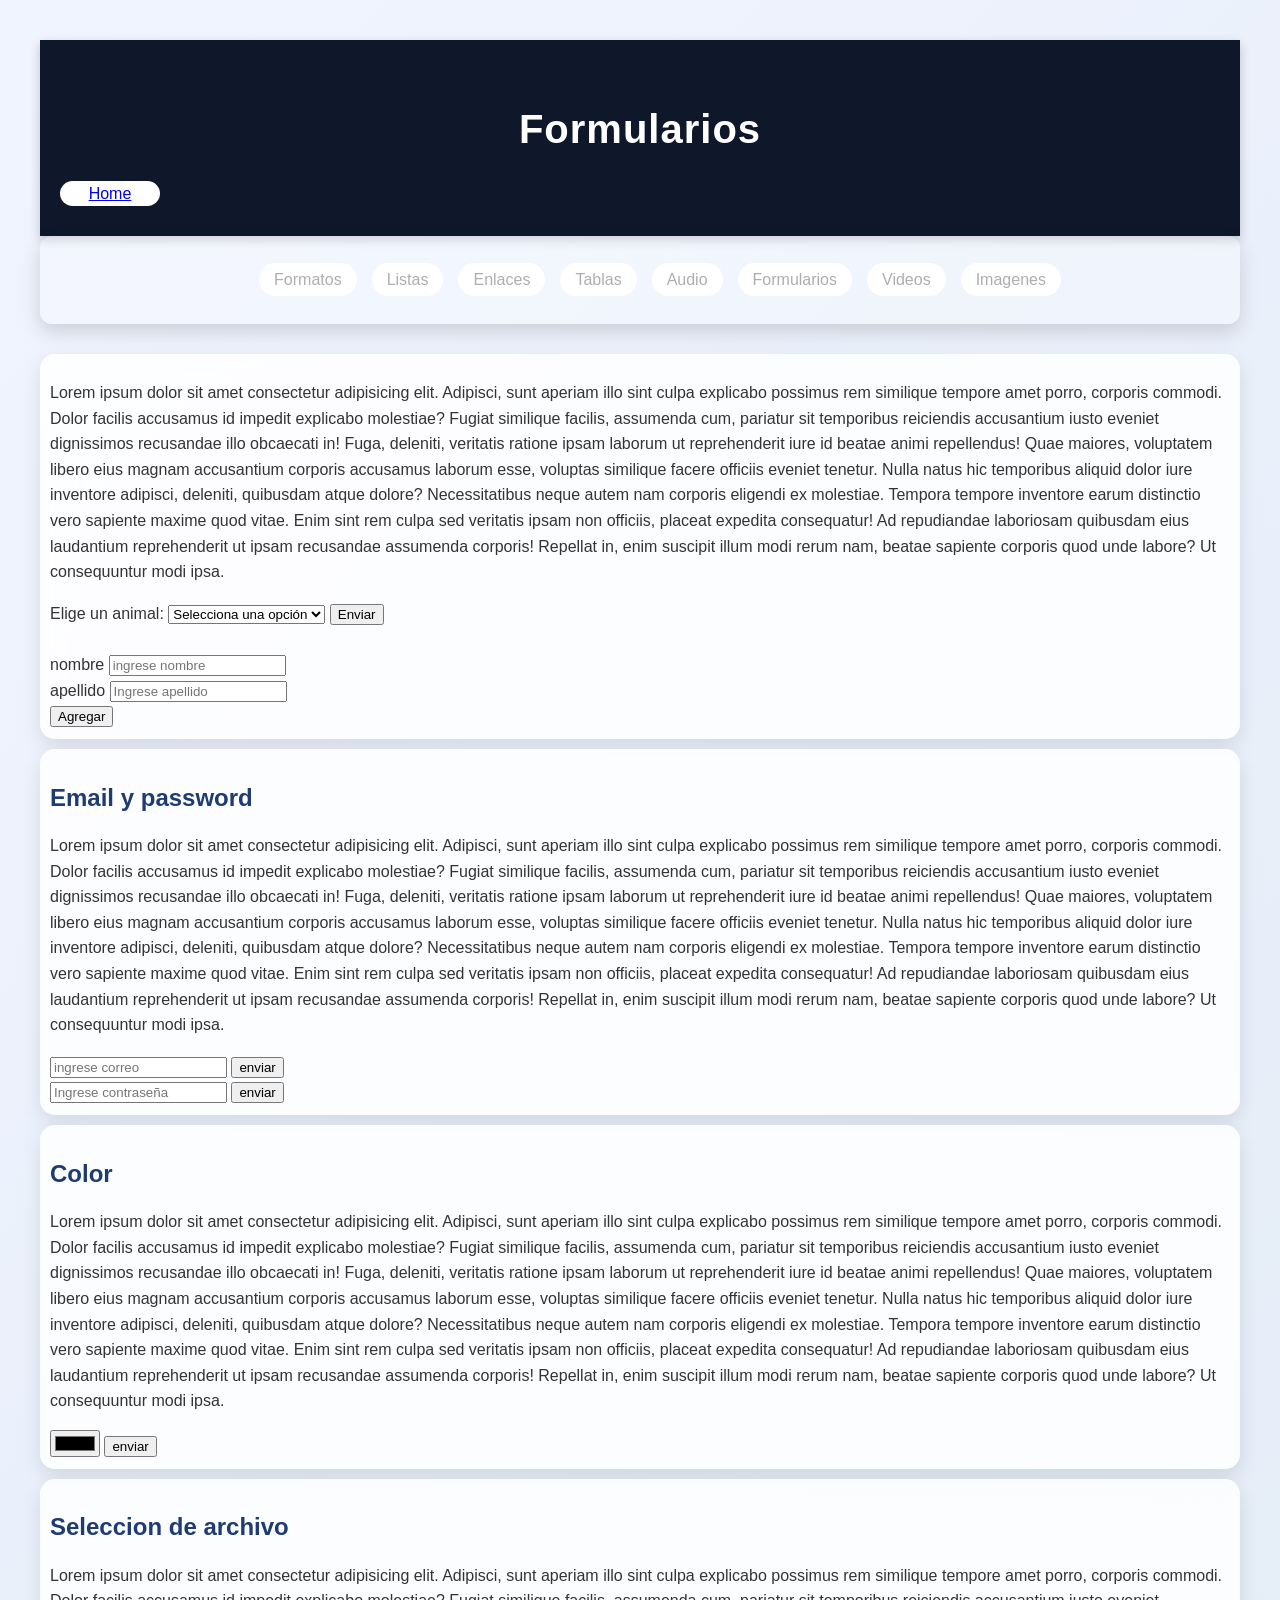
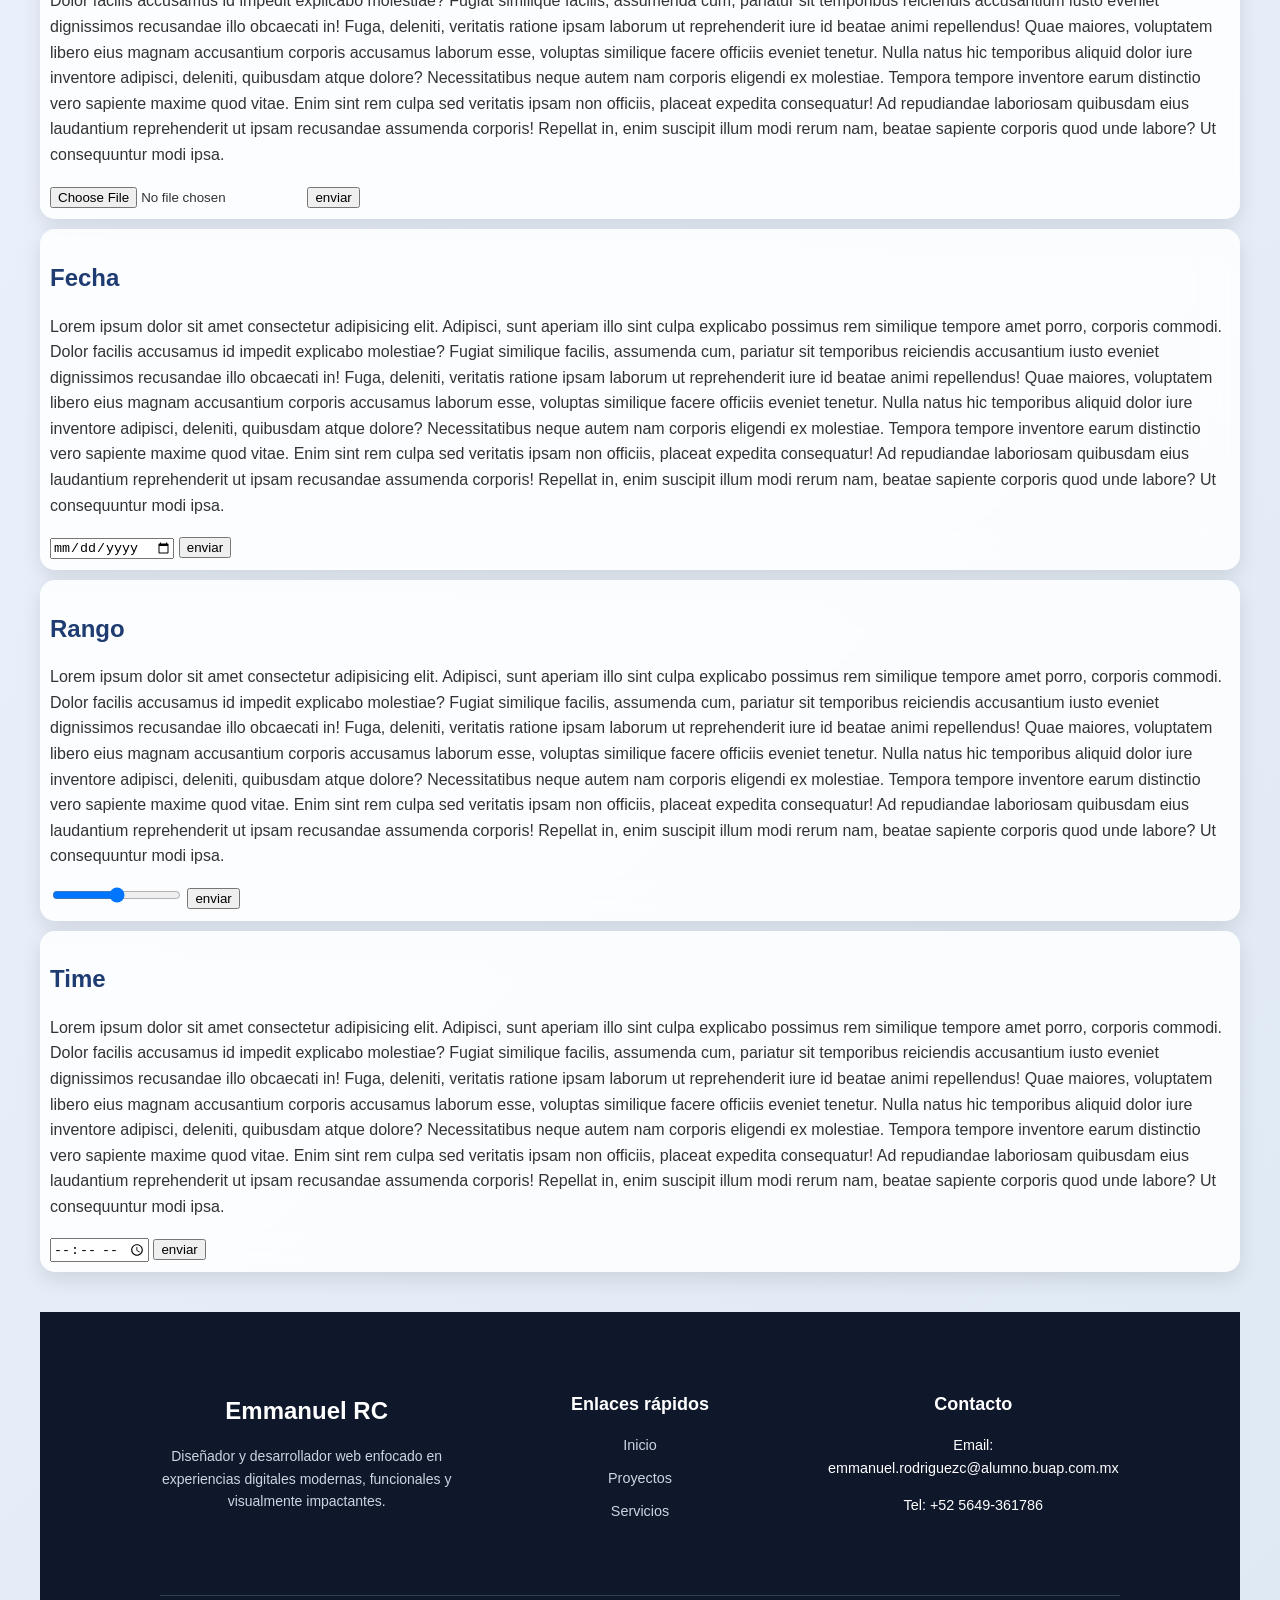
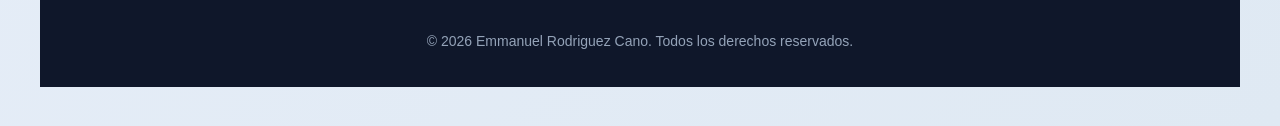
<file: Formularios.html>
<!DOCTYPE html>
<html lang="en">

<head>
    <meta charset="UTF-8" />
    <title>Formularios</title>
    <link rel="stylesheet" href="styles.css">

</head>

<body>
    <header>
        <h1 class="title-big">Formularios</h1>
        <div class="home">

            <a href="Index.html">Home</a>

        </div>
    </header>
    <nav>
        <ul>
            <li> <a href="Formatos.html">Formatos</a></li>
            <li> <a href="Listas.html">Listas</a></li>
            <li> <a href="Enlaces.html">Enlaces</a></li>
            <li> <a href="Tablas.html">Tablas</a></li>
            <li> <a href="Audio.html">Audio</a></li>
            <li> <a href="Formularios.html">Formularios</a></li>
            <li> <a href="Video.html">Videos</a></li>
            <li><a href="Imagenes.html">Imagenes</a></li>
        </ul>
    </nav>
    <section>
        <p>Lorem ipsum dolor sit amet consectetur adipisicing elit. Adipisci, sunt aperiam illo sint culpa explicabo
            possimus rem similique tempore amet porro, corporis commodi. Dolor facilis accusamus id impedit explicabo
            molestiae?
            Fugiat similique facilis, assumenda cum, pariatur sit temporibus reiciendis accusantium iusto eveniet
            dignissimos recusandae illo obcaecati in! Fuga, deleniti, veritatis ratione ipsam laborum ut reprehenderit
            iure id beatae animi repellendus!
            Quae maiores, voluptatem libero eius magnam accusantium corporis accusamus laborum esse, voluptas similique
            facere officiis eveniet tenetur. Nulla natus hic temporibus aliquid dolor iure inventore adipisci, deleniti,
            quibusdam atque dolore?
            Necessitatibus neque autem nam corporis eligendi ex molestiae. Tempora tempore inventore earum distinctio
            vero sapiente maxime quod vitae. Enim sint rem culpa sed veritatis ipsam non officiis, placeat expedita
            consequatur!
            Ad repudiandae laboriosam quibusdam eius laudantium reprehenderit ut ipsam recusandae assumenda corporis!
            Repellat in, enim suscipit illum modi rerum nam, beatae sapiente corporis quod unde labore? Ut consequuntur
            modi ipsa.</p>
        <form>

            <label for="animal">Elige un animal:</label>

            <select id="animal" name="animal">
                <option value="">Selecciona una opción</option>
                <option value="perro">Perro</option>
                <option value="gato">Gato</option>
                <option value="leon">León</option>
                <option value="tigre">Tigre</option>
                <option value="elefante">Elefante</option>
            </select>

            <button type="submit">Enviar</button>

        </form>
        <br>
        <form action="">
            <label for="nombre">nombre</label>
            <input type="text" name="nombre" id="nombre" placeholder="ingrese nombre">

            <br>

            <label for="apellido">apellido</label>
            <input type="text" id="apellido" placeholder="Ingrese apellido">

            <br>
            <button type="submit">Agregar</button>

        </form>
    </section>
    <section>
        <h2>Email y password</h2>
        <p>Lorem ipsum dolor sit amet consectetur adipisicing elit. Adipisci, sunt aperiam illo sint culpa explicabo
            possimus rem similique tempore amet porro, corporis commodi. Dolor facilis accusamus id impedit explicabo
            molestiae?
            Fugiat similique facilis, assumenda cum, pariatur sit temporibus reiciendis accusantium iusto eveniet
            dignissimos recusandae illo obcaecati in! Fuga, deleniti, veritatis ratione ipsam laborum ut reprehenderit
            iure id beatae animi repellendus!
            Quae maiores, voluptatem libero eius magnam accusantium corporis accusamus laborum esse, voluptas similique
            facere officiis eveniet tenetur. Nulla natus hic temporibus aliquid dolor iure inventore adipisci, deleniti,
            quibusdam atque dolore?
            Necessitatibus neque autem nam corporis eligendi ex molestiae. Tempora tempore inventore earum distinctio
            vero sapiente maxime quod vitae. Enim sint rem culpa sed veritatis ipsam non officiis, placeat expedita
            consequatur!
            Ad repudiandae laboriosam quibusdam eius laudantium reprehenderit ut ipsam recusandae assumenda corporis!
            Repellat in, enim suscipit illum modi rerum nam, beatae sapiente corporis quod unde labore? Ut consequuntur
            modi ipsa.</p>
        <form action="">

            <input type="email" required placeholder="ingrese correo">
            <button type="submit">enviar</button>
            <br>
            <input type="password" required placeholder="Ingrese contraseña">
            <button type="submit">enviar</button>
        </form>
    </section>
    <section>
        <h2>Color</h2>
        <p>Lorem ipsum dolor sit amet consectetur adipisicing elit. Adipisci, sunt aperiam illo sint culpa explicabo
            possimus rem similique tempore amet porro, corporis commodi. Dolor facilis accusamus id impedit explicabo
            molestiae?
            Fugiat similique facilis, assumenda cum, pariatur sit temporibus reiciendis accusantium iusto eveniet
            dignissimos recusandae illo obcaecati in! Fuga, deleniti, veritatis ratione ipsam laborum ut reprehenderit
            iure id beatae animi repellendus!
            Quae maiores, voluptatem libero eius magnam accusantium corporis accusamus laborum esse, voluptas similique
            facere officiis eveniet tenetur. Nulla natus hic temporibus aliquid dolor iure inventore adipisci, deleniti,
            quibusdam atque dolore?
            Necessitatibus neque autem nam corporis eligendi ex molestiae. Tempora tempore inventore earum distinctio
            vero sapiente maxime quod vitae. Enim sint rem culpa sed veritatis ipsam non officiis, placeat expedita
            consequatur!
            Ad repudiandae laboriosam quibusdam eius laudantium reprehenderit ut ipsam recusandae assumenda corporis!
            Repellat in, enim suscipit illum modi rerum nam, beatae sapiente corporis quod unde labore? Ut consequuntur
            modi ipsa.</p>
        <form action="">
            <input type="color" name="" id="color">
            <button type="submit">enviar</button>
        </form>

    </section>
    <section>
        <h2>Seleccion de archivo</h2>
        <p>Lorem ipsum dolor sit amet consectetur adipisicing elit. Adipisci, sunt aperiam illo sint culpa explicabo
            possimus rem similique tempore amet porro, corporis commodi. Dolor facilis accusamus id impedit explicabo
            molestiae?
            Fugiat similique facilis, assumenda cum, pariatur sit temporibus reiciendis accusantium iusto eveniet
            dignissimos recusandae illo obcaecati in! Fuga, deleniti, veritatis ratione ipsam laborum ut reprehenderit
            iure id beatae animi repellendus!
            Quae maiores, voluptatem libero eius magnam accusantium corporis accusamus laborum esse, voluptas similique
            facere officiis eveniet tenetur. Nulla natus hic temporibus aliquid dolor iure inventore adipisci, deleniti,
            quibusdam atque dolore?
            Necessitatibus neque autem nam corporis eligendi ex molestiae. Tempora tempore inventore earum distinctio
            vero sapiente maxime quod vitae. Enim sint rem culpa sed veritatis ipsam non officiis, placeat expedita
            consequatur!
            Ad repudiandae laboriosam quibusdam eius laudantium reprehenderit ut ipsam recusandae assumenda corporis!
            Repellat in, enim suscipit illum modi rerum nam, beatae sapiente corporis quod unde labore? Ut consequuntur
            modi ipsa.</p>
        <form action="">
            <input type="file" name="archivo" id="archivo">
            <button type="submit">enviar</button>
        </form>
    </section>
    <section>
        <h2>Fecha</h2>
        <p>Lorem ipsum dolor sit amet consectetur adipisicing elit. Adipisci, sunt aperiam illo sint culpa explicabo
            possimus rem similique tempore amet porro, corporis commodi. Dolor facilis accusamus id impedit explicabo
            molestiae?
            Fugiat similique facilis, assumenda cum, pariatur sit temporibus reiciendis accusantium iusto eveniet
            dignissimos recusandae illo obcaecati in! Fuga, deleniti, veritatis ratione ipsam laborum ut reprehenderit
            iure id beatae animi repellendus!
            Quae maiores, voluptatem libero eius magnam accusantium corporis accusamus laborum esse, voluptas similique
            facere officiis eveniet tenetur. Nulla natus hic temporibus aliquid dolor iure inventore adipisci, deleniti,
            quibusdam atque dolore?
            Necessitatibus neque autem nam corporis eligendi ex molestiae. Tempora tempore inventore earum distinctio
            vero sapiente maxime quod vitae. Enim sint rem culpa sed veritatis ipsam non officiis, placeat expedita
            consequatur!
            Ad repudiandae laboriosam quibusdam eius laudantium reprehenderit ut ipsam recusandae assumenda corporis!
            Repellat in, enim suscipit illum modi rerum nam, beatae sapiente corporis quod unde labore? Ut consequuntur
            modi ipsa.</p>
        <form action="">
            <input type="date" name="fecha" id="fecha">
            <button type="submit">enviar</button>
        </form>
    </section>
    <section>
        <h2>Rango</h2>
        <p>Lorem ipsum dolor sit amet consectetur adipisicing elit. Adipisci, sunt aperiam illo sint culpa explicabo
            possimus rem similique tempore amet porro, corporis commodi. Dolor facilis accusamus id impedit explicabo
            molestiae?
            Fugiat similique facilis, assumenda cum, pariatur sit temporibus reiciendis accusantium iusto eveniet
            dignissimos recusandae illo obcaecati in! Fuga, deleniti, veritatis ratione ipsam laborum ut reprehenderit
            iure id beatae animi repellendus!
            Quae maiores, voluptatem libero eius magnam accusantium corporis accusamus laborum esse, voluptas similique
            facere officiis eveniet tenetur. Nulla natus hic temporibus aliquid dolor iure inventore adipisci, deleniti,
            quibusdam atque dolore?
            Necessitatibus neque autem nam corporis eligendi ex molestiae. Tempora tempore inventore earum distinctio
            vero sapiente maxime quod vitae. Enim sint rem culpa sed veritatis ipsam non officiis, placeat expedita
            consequatur!
            Ad repudiandae laboriosam quibusdam eius laudantium reprehenderit ut ipsam recusandae assumenda corporis!
            Repellat in, enim suscipit illum modi rerum nam, beatae sapiente corporis quod unde labore? Ut consequuntur
            modi ipsa.</p>
        <form action="">
            <input type="range" name="rango" id="rango">
            <button type="submit">enviar</button>
        </form>
    </section>
    <section>
        <h2>Time</h2>
        <p>Lorem ipsum dolor sit amet consectetur adipisicing elit. Adipisci, sunt aperiam illo sint culpa explicabo
            possimus rem similique tempore amet porro, corporis commodi. Dolor facilis accusamus id impedit explicabo
            molestiae?
            Fugiat similique facilis, assumenda cum, pariatur sit temporibus reiciendis accusantium iusto eveniet
            dignissimos recusandae illo obcaecati in! Fuga, deleniti, veritatis ratione ipsam laborum ut reprehenderit
            iure id beatae animi repellendus!
            Quae maiores, voluptatem libero eius magnam accusantium corporis accusamus laborum esse, voluptas similique
            facere officiis eveniet tenetur. Nulla natus hic temporibus aliquid dolor iure inventore adipisci, deleniti,
            quibusdam atque dolore?
            Necessitatibus neque autem nam corporis eligendi ex molestiae. Tempora tempore inventore earum distinctio
            vero sapiente maxime quod vitae. Enim sint rem culpa sed veritatis ipsam non officiis, placeat expedita
            consequatur!
            Ad repudiandae laboriosam quibusdam eius laudantium reprehenderit ut ipsam recusandae assumenda corporis!
            Repellat in, enim suscipit illum modi rerum nam, beatae sapiente corporis quod unde labore? Ut consequuntur
            modi ipsa.</p>
        <form action="">
            <input type="time" name="tiempo" id="tiempo">
            <button type="submit">enviar</button>
        </form>
    </section>
    <footer class="footer">
        <div class="footer-container">


            <div class="footer-col">
                <h2 class="footer-logo">Emmanuel RC</h2>
                <p class="footer-description">
                    Diseñador y desarrollador web enfocado en experiencias digitales modernas,
                    funcionales y visualmente impactantes.
                </p>
            </div>


            <div class="footer-col">
                <h3>Enlaces rápidos</h3>
                <ul class="footer-links">
                    <li><a href="index.html">Inicio</a></li>
                    <li><a href="https://www.behance.net/emmanuerguezc">Proyectos</a></li>
                    <li><a href="#">Servicios</a></li>
                </ul>
            </div>


            <div class="footer-col">
                <h3>Contacto</h3>
                <p>Email: emmanuel.rodriguezc@alumno.buap.com.mx</p>
                <p>Tel: +52 5649-361786</p>

                <div class="social-icons">
                    <a href="https://www.instagram.com/emmanuel_rc97?igsh=dTB1eXRvNDRveWx1&utm_source=qr"
                        target="_blank">
                        <i class="fab fa-instagram"></i>
                    </a>

                    <a href="https://wa.me/5649361786" target="_blank">
                        <i class="fab fa-whatsapp"></i>
                    </a>

                    <a href="https://www.facebook.com/emmanuel.barradasromano" target="_blank">
                        <i class="fab fa-facebook-f"></i>
                    </a>
                </div>
            </div>

        </div>

        <div class="footer-bottom">
            <p>© 2026 Emmanuel Rodriguez Cano. Todos los derechos reservados.</p>
        </div>
    </footer>
</body>

</html>
</file>
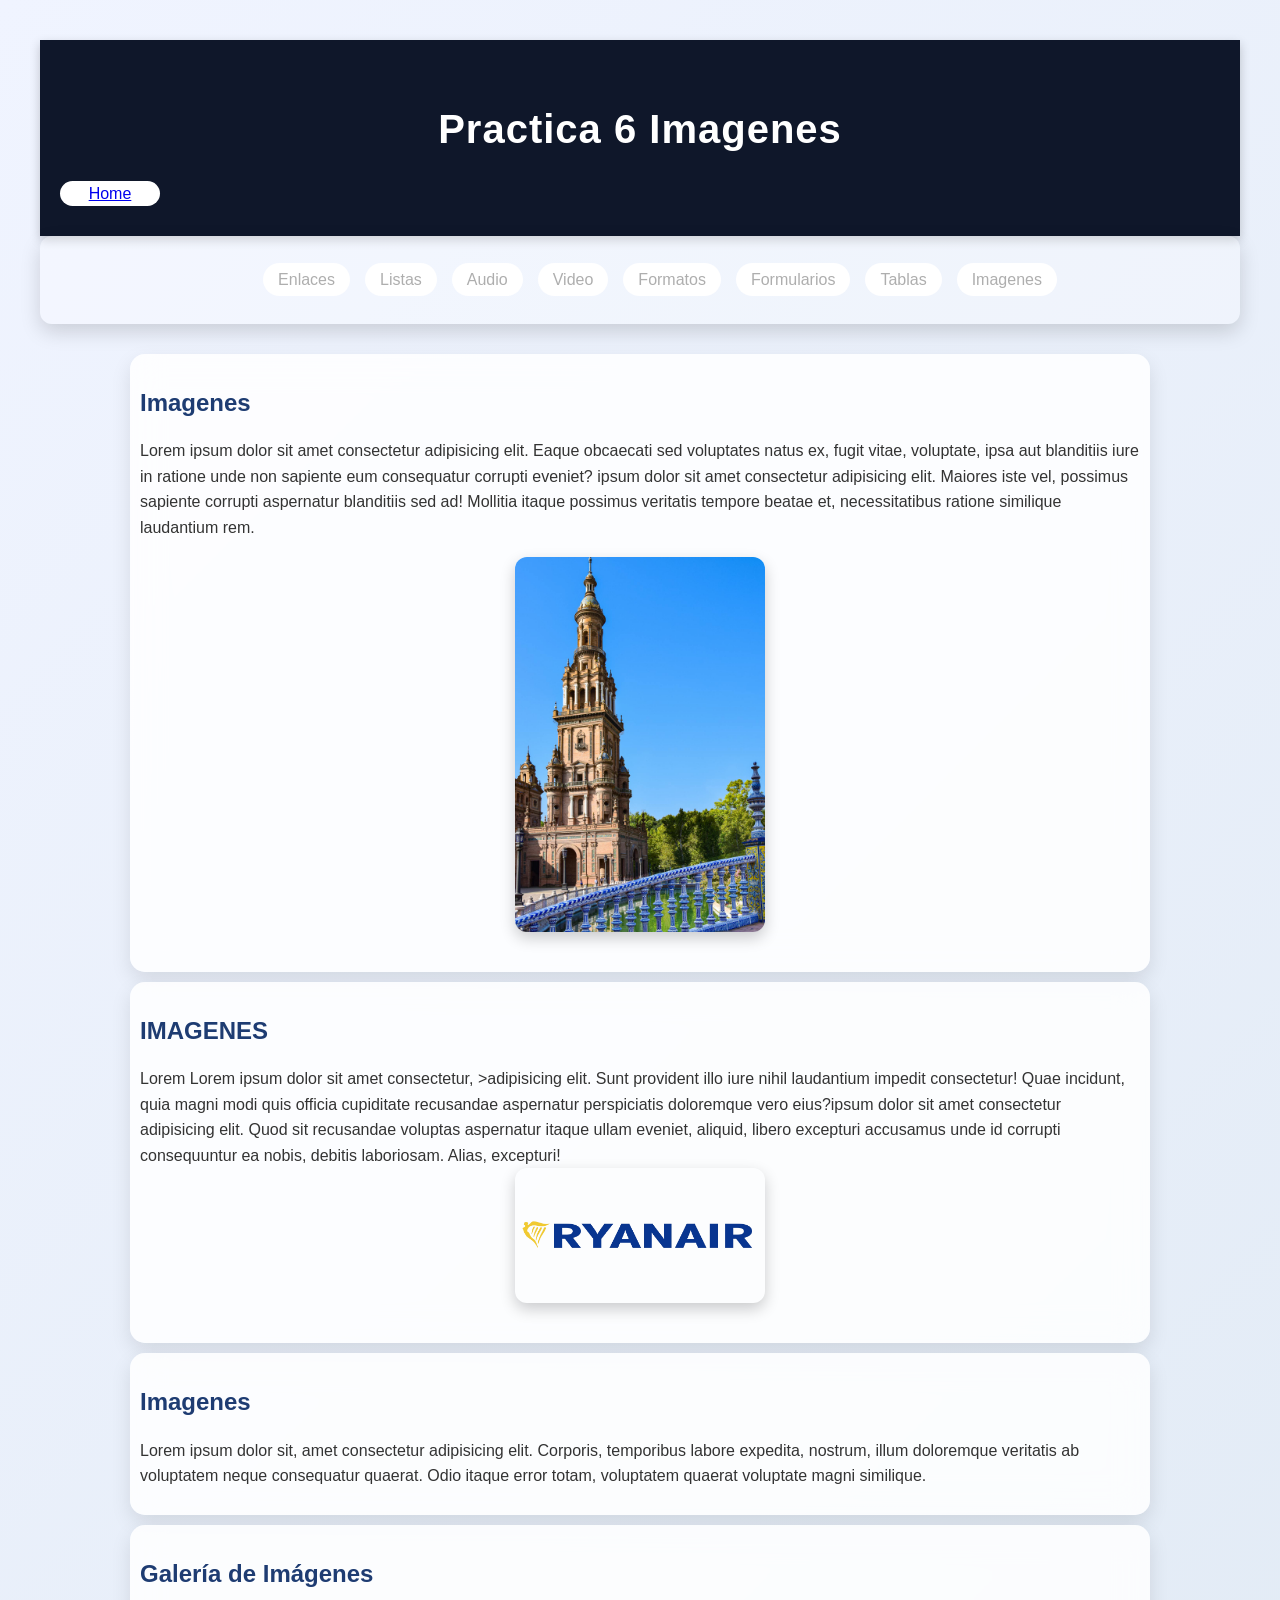
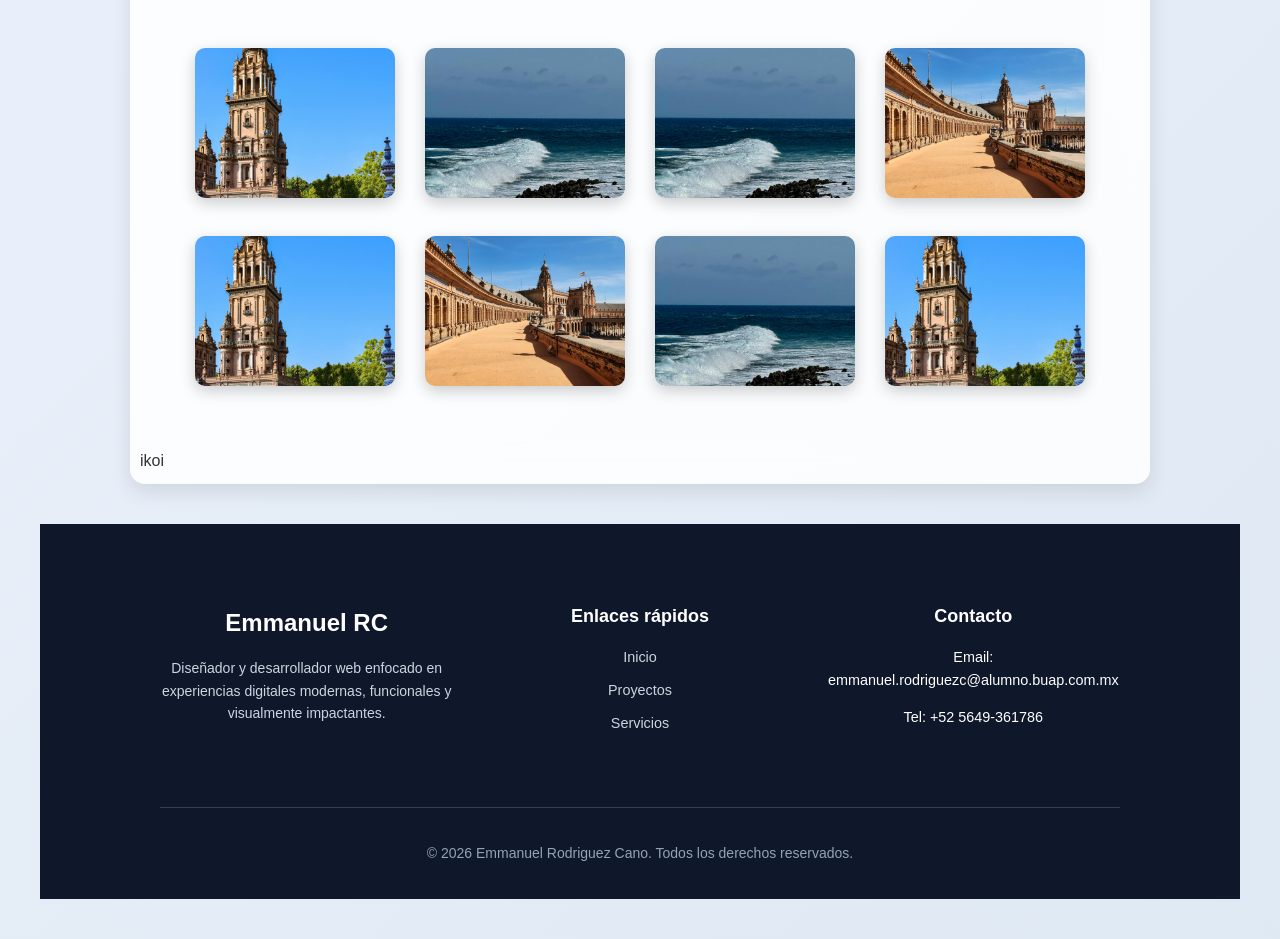
<file: Imagenes.html>
<!DOCTYPE html>
<html lang="es">

<head>
    <meta charset="UTF-8" />
    <title>Imagenes</title>
    <link rel="stylesheet" href="styles.css" type="text/css">
</head>

<body>
    <header>
        <h1>Practica 6 Imagenes</h1>
        <div class="home">

            <a href="Index.html">Home</a>

        </div>
    </header>
    <nav>
        <ul>
            <li><a href="Enlaces.html">Enlaces</a></li>
            <li><a href="Listas.html">Listas</a></li>
            <li><a href="Audio.html">Audio</a></li>
            <li><a href="Video.html">Video</a></li>
            <li><a href="Formatos.html">Formatos</a></li>
            <li><a href="Formularios.html">Formularios</a></li>
            <li><a href="Tablas.html">Tablas</a></li>
            <li><a href="Imagenes.html">Imagenes</a></li>

        </ul>
    </nav>
    <main>
        <section>
            <h2>Imagenes</h2>
            <p>Lorem ipsum dolor sit amet consectetur adipisicing elit. Eaque obcaecati sed voluptates natus ex, fugit
                vitae, voluptate, ipsa aut blanditiis iure in ratione unde non sapiente eum consequatur corrupti
                eveniet? ipsum dolor sit amet consectetur adipisicing elit. Maiores iste vel, possimus sapiente corrupti
                aspernatur blanditiis sed ad! Mollitia itaque possimus veritatis tempore beatae et, necessitatibus
                ratione similique laudantium rem.</p>
            <img class="imagen-small centrar" src="imagenes/pexels-axp-photography-500641970-16681083.jpg" alt="Castle">

        </section>
        <section>
            <h2>IMAGENES</h2>
            <p>Lorem Lorem ipsum dolor sit amet consectetur, >adipisicing elit. Sunt provident illo iure nihil
                laudantium impedit consectetur! Quae incidunt, quia magni modi quis officia cupiditate recusandae
                aspernatur perspiciatis doloremque vero eius?ipsum dolor sit amet consectetur adipisicing elit. Quod sit
                recusandae voluptas aspernatur itaque ullam eveniet, aliquid, libero excepturi accusamus unde id
                corrupti consequuntur ea nobis, debitis laboriosam. Alias, excepturi!<img class="centrar imagen-small"
                    src="imagenes/Ryanair-logo.png" alt="Ryanair"></p>

        </section>
        <section>
            <h2>Imagenes</h2>
            <p>Lorem ipsum dolor sit, amet consectetur adipisicing elit. Corporis, temporibus labore expedita, nostrum,
                illum doloremque veritatis ab voluptatem neque consequatur quaerat. Odio itaque error totam, voluptatem
                quaerat voluptate magni similique.</p>
        </section>

        <section>
            <h2>Galería de Imágenes</h2>

            <table class="tabla-imagenes">
                <tr>
                    <td><img src="imagenes/pexels-axp-photography-500641970-16681083.jpg" class="imagen-small"></td>
                    <td><img src="imagenes/pexels-miguel-rivera-2150485053-32756616.jpg" class="imagen-small"></td>
                    <td><img src="imagenes/pexels-miguel-rivera-2150485053-32756616.jpg" class="imagen-small"></td>
                    <td><img src="imagenes/pexels-tophera-17495076.jpg" class="imagen-small"></td>
                </tr>
                <tr>
                    <td><img src="imagenes/pexels-axp-photography-500641970-16681083.jpg" class="imagen-small"></td>
                    <td><img src="imagenes/pexels-tophera-17495076.jpg" class="imagen-small"></td>
                    <td><img src="imagenes/pexels-miguel-rivera-2150485053-32756616.jpg" class="imagen-small"></td>
                    <td><img src="imagenes/pexels-axp-photography-500641970-16681083.jpg" class="imagen-small"></td>
                </tr>
            </table>
            ikoi
        </section>
    </main>
    <footer class="footer">
        <div class="footer-container">


            <div class="footer-col">
                <h2 class="footer-logo">Emmanuel RC</h2>
                <p class="footer-description">
                    Diseñador y desarrollador web enfocado en experiencias digitales modernas,
                    funcionales y visualmente impactantes.
                </p>
            </div>


            <div class="footer-col">
                <h3>Enlaces rápidos</h3>
                <ul class="footer-links">
                    <li><a href="index.html">Inicio</a></li>
                    <li><a href="https://www.behance.net/emmanuerguezc">Proyectos</a></li>
                    <li><a href="#">Servicios</a></li>
                </ul>
            </div>


            <div class="footer-col">
                <h3>Contacto</h3>
                <p>Email: emmanuel.rodriguezc@alumno.buap.com.mx</p>
                <p>Tel: +52 5649-361786</p>

                <div class="social-icons">
                    <a href="https://www.instagram.com/emmanuel_rc97?igsh=dTB1eXRvNDRveWx1&utm_source=qr"
                        target="_blank">
                        <i class="fab fa-instagram"></i>
                    </a>

                    <a href="https://wa.me/5649361786" target="_blank">
                        <i class="fab fa-whatsapp"></i>
                    </a>

                    <a href="https://www.facebook.com/emmanuel.barradasromano" target="_blank">
                        <i class="fab fa-facebook-f"></i>
                    </a>
                </div>
            </div>

        </div>

        <div class="footer-bottom">
            <p>© 2026 Emmanuel Rodriguez Cano. Todos los derechos reservados.</p>
        </div>
    </footer>
</body>

</html>
</file>
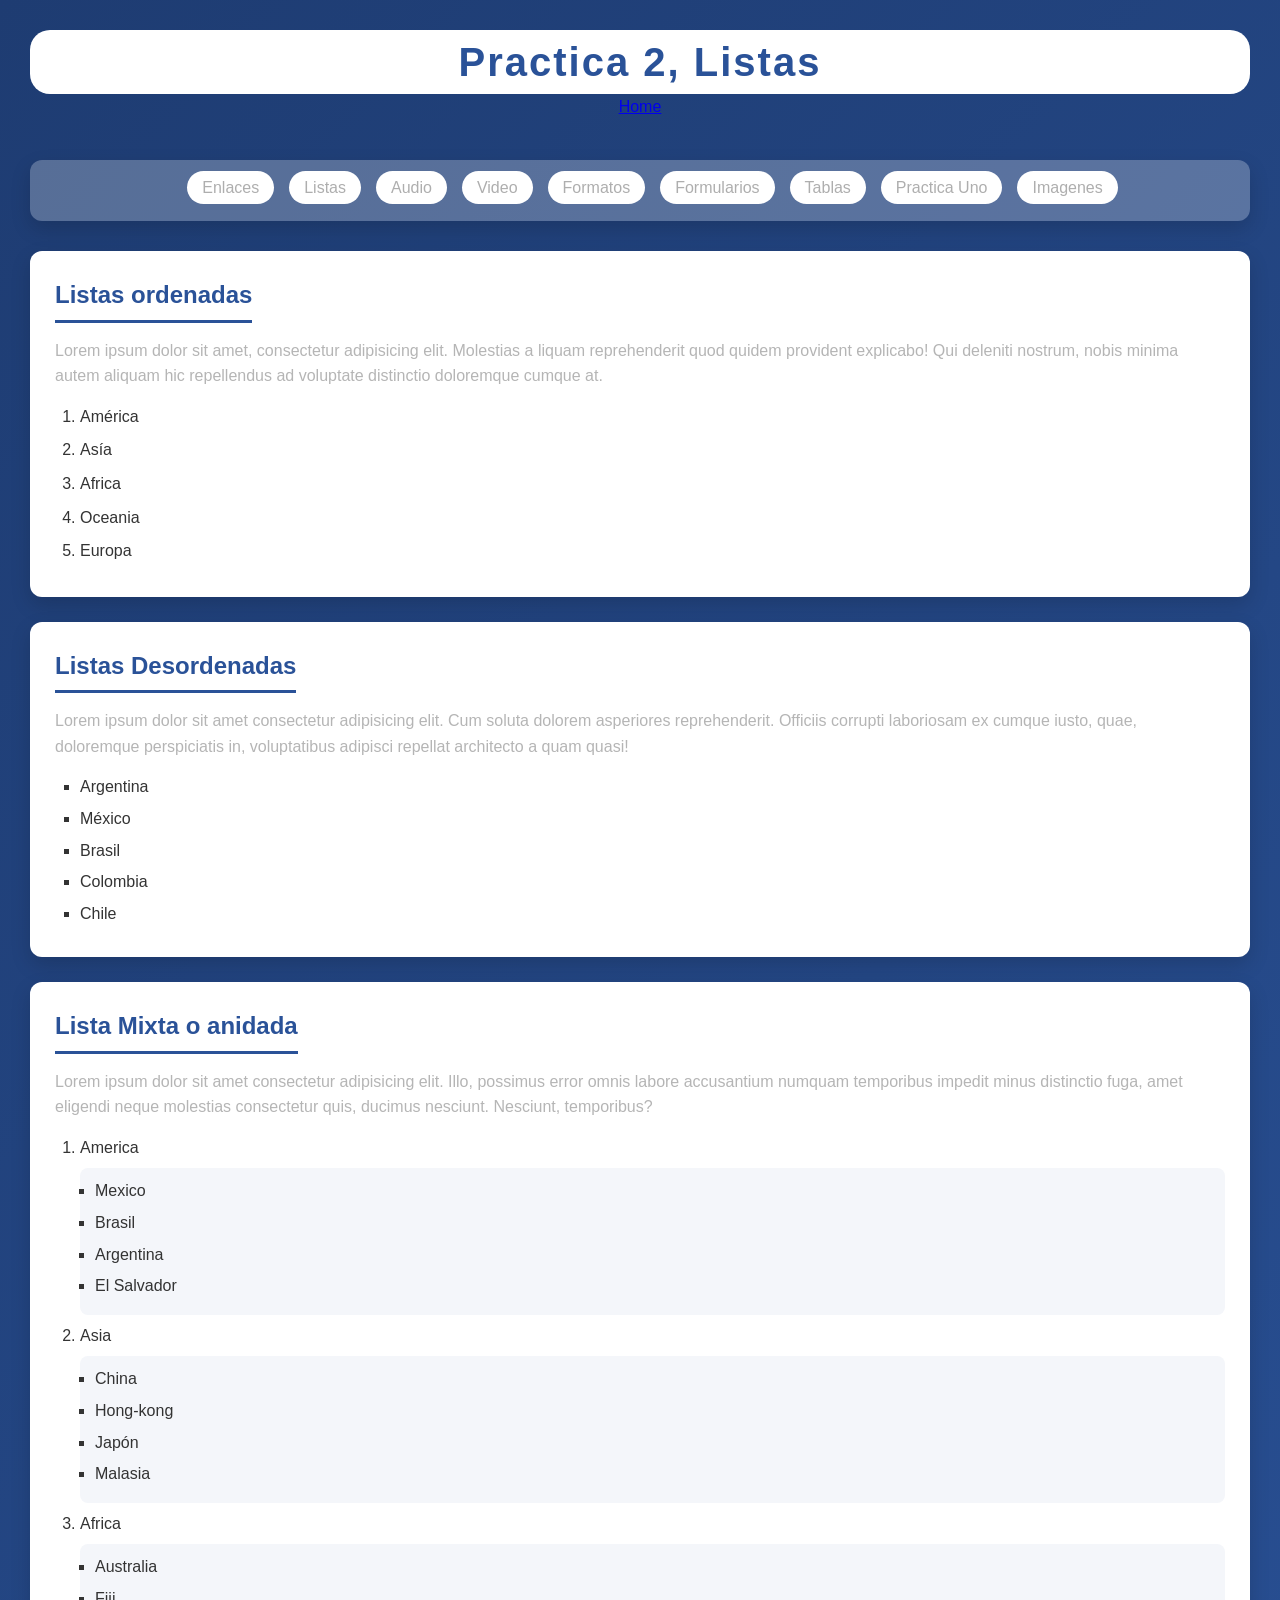
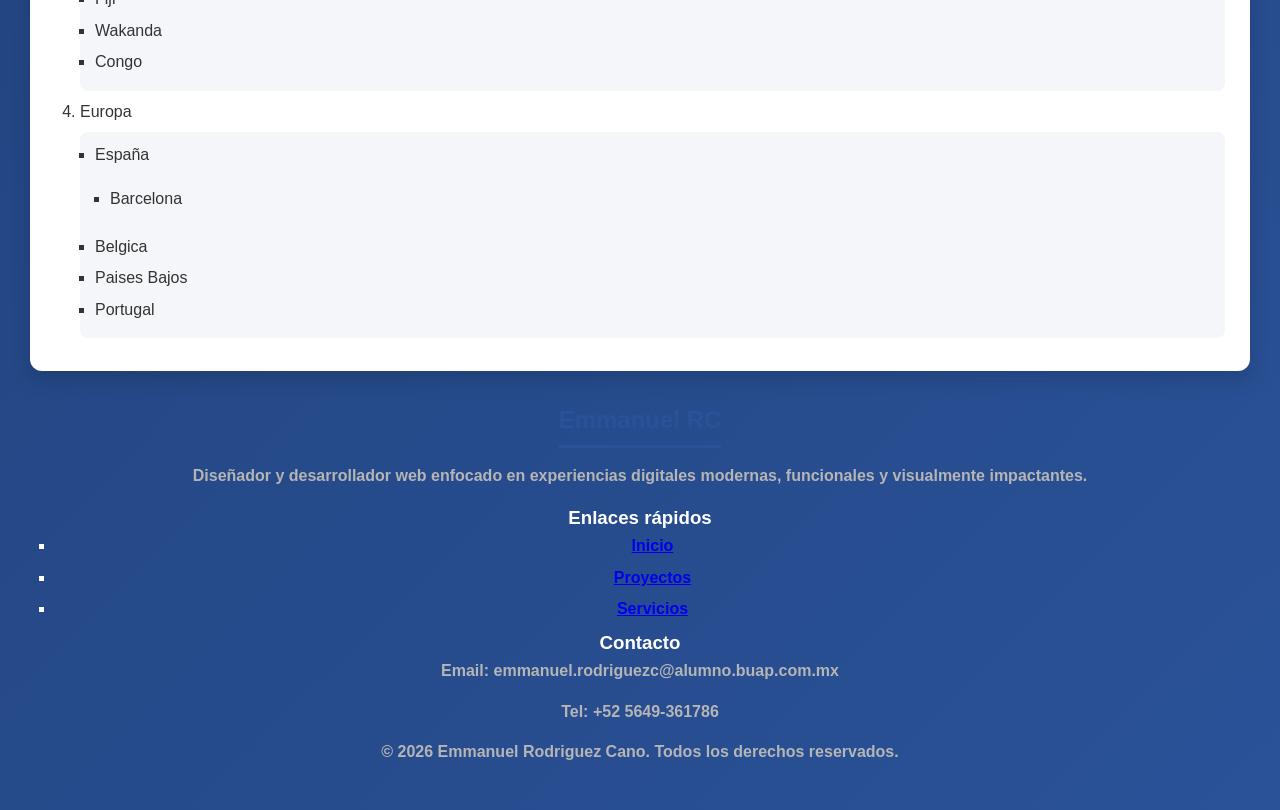
<file: Listas.html>
<!DOCTYPE html>
<html lang="en">

<head>
    <meta charset="UTF-8" />
    <title>Listas</title>
    <style type="text/css">
        * {
            margin: 0;
            padding: 0;
            box-sizing: border-box;
        }

        body {
            font-family: 'Segoe UI', Tahoma, Geneva, Verdana, sans-serif;
            background: linear-gradient(135deg, #1e3c72, #2a5298);
            color: #333;
            line-height: 1.6;
            padding: 30px;
        }

        header {
            text-align: center;
            margin-bottom: 40px;
        }

        header h1 {
            color: #2a5298;
            font-size: 2.5rem;
            letter-spacing: 2px;
            background-color: #ffffff;
            border-radius: 20px;
            padding: auto;
        }

        section {
            background: white;
            padding: 25px;
            margin-bottom: 25px;
            border-radius: 12px;
            box-shadow: 0 8px 20px rgba(0, 0, 0, 0.15);
            transition: transform 0.3s ease, box-shadow 0.3s ease;
        }

        section:hover {
            transform: translatex(-15px);
            box-shadow: 0 12px 25px rgba(0, 0, 0, 0.2);
        }

        h2 {
            margin-bottom: 15px;
            color: #2a5298;
            border-bottom: 3px solid #2a5298;
            display: inline-block;
            padding-bottom: 5px;
        }

        p {
            margin-bottom: 15px;
            color: #b5b5b5;
        }

        /* Listas ordenadas */
        ol {
            padding-left: 25px;
        }

        ol>li {
            margin-bottom: 8px;
            font-weight: 500;
        }

        ul {
            padding-left: 25px;
            list-style-type: square;
        }

        ul li {
            margin-bottom: 6px;
        }

        li ul {
            margin-top: 8px;
            background: #f4f6fa;
            padding: 10px 15px;
            border-radius: 8px;
        }

        li ul li {
            font-weight: normal;
        }

        footer {
            text-align: center;
            margin-top: 30px;
            color: white;
            font-weight: bold;
            font-size: 1rem;
        }

        nav {

            background: rgba(255, 255, 255, 0.25);
            border-radius: 12px;
            padding: 15px;
            margin-bottom: 30px;
            box-shadow: 0 8px 20px rgba(0, 0, 0, 0.15);
        }

        nav ul {
            list-style: none;
            display: flex;
            flex-wrap: wrap;
            justify-content: center;
            gap: 15px;
        }

        nav a {

            text-decoration: none;
            padding: 8px 15px;
            border-radius: 20px;
            background: #ffffff;
            color: #aeaeae;
            font-weight: 500;
            transition: all 0.3s ease;
        }

        nav a:hover {
            background: #0f2027;
            transform: translateY(-2px);
        }
    </style>

</head>

<body>
    <header>
        <h1>Practica 2, Listas</h1>
        <div class="home">

            <a href="Index.html">Home</a>

        </div>
    </header>
    <nav>
        <ul>
            <li><a href="Enlaces.html">Enlaces</a></li>
            <li><a href="Listas.html">Listas</a></li>
            <li><a href="Audio.html">Audio</a></li>
            <li><a href="Video.html">Video</a></li>
            <li><a href="Formatos.html">Formatos</a></li>
            <li><a href="Formularios.html">Formularios</a></li>
            <li><a href="Tablas.html">Tablas</a></li>
            <li><a href="Practica_Uno.html">Practica Uno</a></li>
            <li><a href="Imagenes.html">Imagenes</a></li>
        </ul>
    </nav>
    <section>
        <h2>Listas ordenadas</h2>
        <p>Lorem ipsum dolor sit amet, consectetur adipisicing elit. Molestias a
            liquam reprehenderit quod quidem provident explicabo! Qui deleniti nostrum,
            nobis minima autem aliquam hic repellendus ad voluptate distinctio doloremque cumque at.</p>
        <ol>
            <li>América</li>
            <li>Asía</li>
            <li>Africa</li>
            <li>Oceania</li>
            <li>Europa</li>
        </ol>
    </section>
    <section>
        <h2>Listas Desordenadas</h2>

        <p>Lorem ipsum dolor sit amet consectetur adipisicing elit. Cum soluta dolorem asperiores reprehenderit.
            Officiis corrupti laboriosam ex cumque iusto, quae, doloremque perspiciatis in, voluptatibus adipisci
            repellat architecto a quam quasi!</p>
        <ul>
            <li>Argentina</li>
            <li>México</li>
            <li>Brasil</li>
            <li>Colombia</li>
            <li>Chile</li>

        </ul>

    </section>
    <section>
        <h2>Lista Mixta o anidada </h2>
        <p>Lorem ipsum dolor sit amet consectetur adipisicing elit. Illo, possimus error omnis labore accusantium
            numquam temporibus impedit minus distinctio fuga, amet eligendi neque molestias consectetur quis, ducimus
            nesciunt. Nesciunt, temporibus?</p>
        <ol>
            <li>America
                <ul>
                    <li>Mexico</li>
                    <li>Brasil</li>
                    <li>Argentina</li>
                    <li>El Salvador</li>
                </ul>
            </li>
            <li>Asia
                <ul>
                    <li>China</li>
                    <li>Hong-kong</li>
                    <li>Japón</li>
                    <li>Malasia</li>
                </ul>
            </li>
            <li>Africa
                <ul>
                    <li>Australia</li>
                    <li>Fiji</li>
                    <li>Wakanda</li>
                    <li>Congo</li>
                </ul>
            </li>
            <li>Europa
                <ul>
                    <li>España
                        <ul>
                            <li>Barcelona</li>
                        </ul>
                    </li>
                    <li>Belgica</li>
                    <li>Paises Bajos</li>
                    <li>Portugal</li>
                </ul>
            </li>
        </ol>
    </section>
    <footer class="footer">
        <div class="footer-container">


            <div class="footer-col">
                <h2 class="footer-logo">Emmanuel RC</h2>
                <p class="footer-description">
                    Diseñador y desarrollador web enfocado en experiencias digitales modernas,
                    funcionales y visualmente impactantes.
                </p>
            </div>


            <div class="footer-col">
                <h3>Enlaces rápidos</h3>
                <ul class="footer-links">
                    <li><a href="index.html">Inicio</a></li>
                    <li><a href="https://www.behance.net/emmanuerguezc">Proyectos</a></li>
                    <li><a href="#">Servicios</a></li>
                </ul>
            </div>


            <div class="footer-col">
                <h3>Contacto</h3>
                <p>Email: emmanuel.rodriguezc@alumno.buap.com.mx</p>
                <p>Tel: +52 5649-361786</p>

                <div class="social-icons">
                    <a href="https://www.instagram.com/emmanuel_rc97?igsh=dTB1eXRvNDRveWx1&utm_source=qr"
                        target="_blank">
                        <i class="fab fa-instagram"></i>
                    </a>

                    <a href="https://wa.me/5649361786" target="_blank">
                        <i class="fab fa-whatsapp"></i>
                    </a>

                    <a href="https://www.facebook.com/emmanuel.barradasromano" target="_blank">
                        <i class="fab fa-facebook-f"></i>
                    </a>
                </div>
            </div>

        </div>

        <div class="footer-bottom">
            <p>© 2026 Emmanuel Rodriguez Cano. Todos los derechos reservados.</p>
        </div>
    </footer>
</body>

</html>
</file>
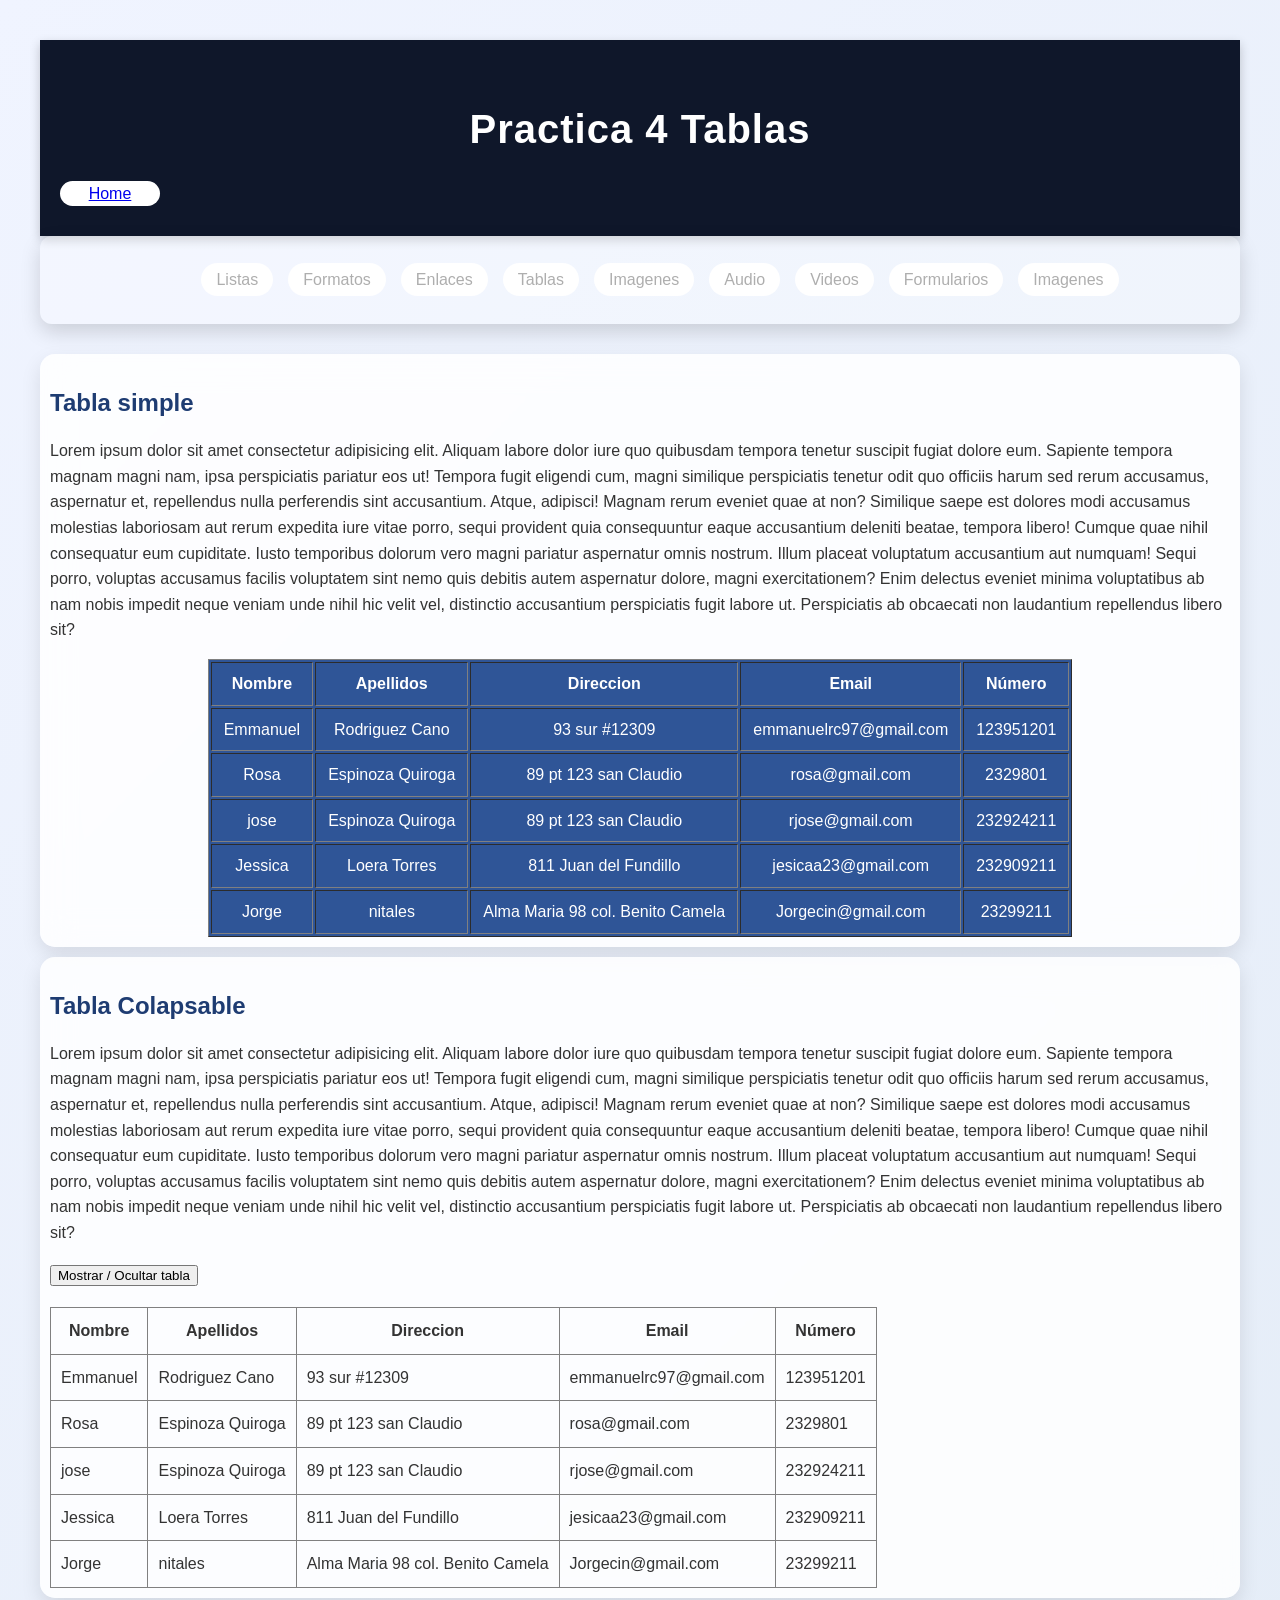
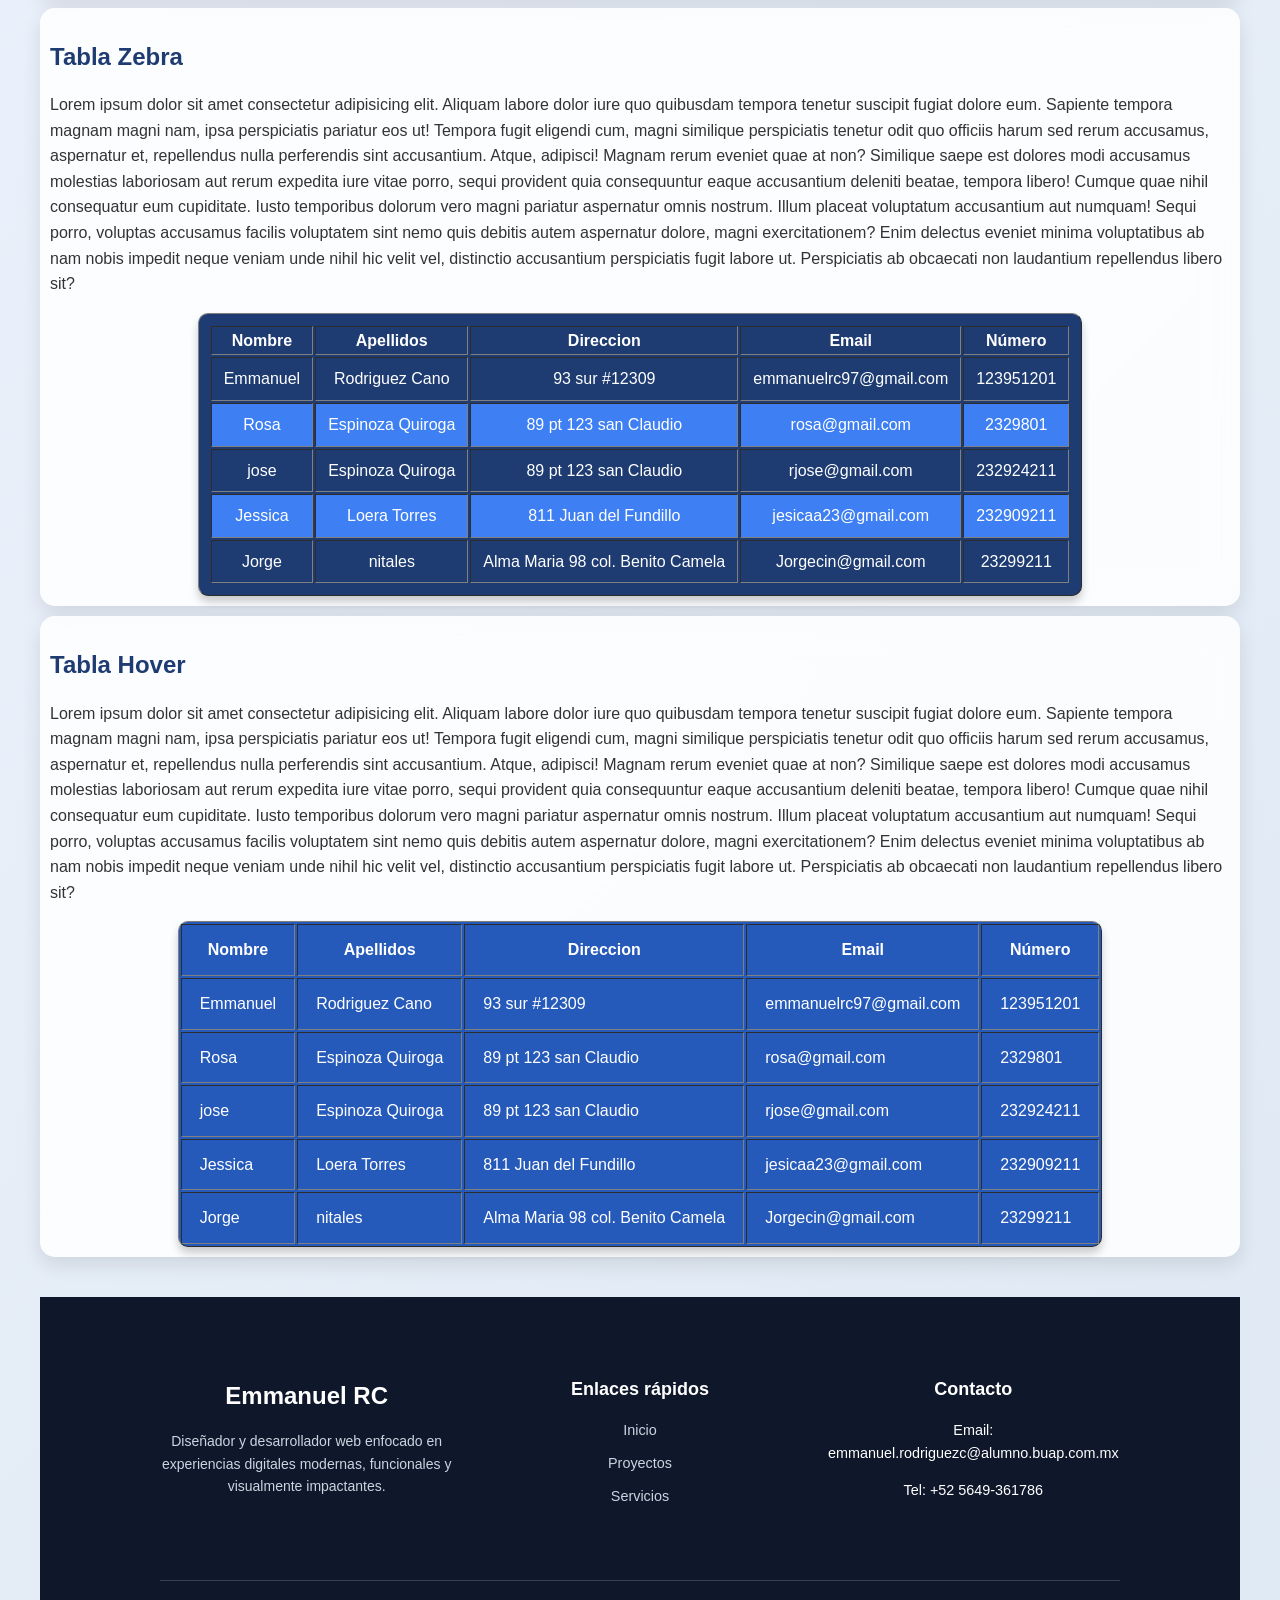
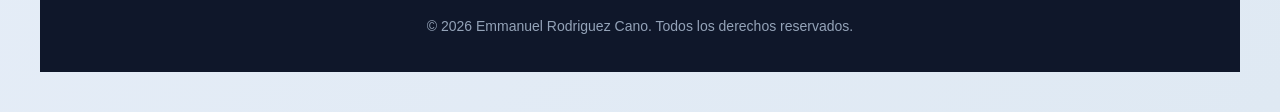
<file: Tablas.html>
<!DOCTYPE html>
<html lang="es">

<head>
	<meta charset="UTF-8" />
	<title>Practica 4 Tablas</title>
	<link rel="stylesheet" href="styles.css" type="text/css">

</head>

<body>

	<header>
		<h1>Practica 4 Tablas</h1>
		<div class="home">

			<a href="index.html">Home</a>

		</div>
	</header>
	<nav>
		<ul>
			<li><a href="../html/listas.html">Listas</a></li>
			<li><a href="../Formatos.html">Formatos</a></li>
			<li><a href="../Enlaces.html">Enlaces</a></li>
			<li><a href="../Tablas.html">Tablas</a></li>
			<li><a href="../Imagenes.html">Imagenes</a></li>
			<li><a href="../Audio.html">Audio</a></li>
			<li><a href="../Audio.html">Videos</a></li>
			<li><a href="../Formulario.html">Formularios</a></li>
			<li><a href="Imagenes.html">Imagenes</a></li>

		</ul>
	</nav>
	<section>

		<h2>Tabla simple</h2>
		<p>Lorem ipsum dolor sit amet consectetur adipisicing elit. Aliquam labore dolor iure quo quibusdam tempora
			tenetur suscipit fugiat dolore eum. Sapiente tempora magnam magni nam, ipsa perspiciatis pariatur eos ut!
			Tempora fugit eligendi cum, magni similique perspiciatis tenetur odit quo officiis harum sed rerum
			accusamus, aspernatur et, repellendus nulla perferendis sint accusantium. Atque, adipisci! Magnam rerum
			eveniet quae at non?
			Similique saepe est dolores modi accusamus molestias laboriosam aut rerum expedita iure vitae porro, sequi
			provident quia consequuntur eaque accusantium deleniti beatae, tempora libero! Cumque quae nihil consequatur
			eum cupiditate.
			Iusto temporibus dolorum vero magni pariatur aspernatur omnis nostrum. Illum placeat voluptatum accusantium
			aut numquam! Sequi porro, voluptas accusamus facilis voluptatem sint nemo quis debitis autem aspernatur
			dolore, magni exercitationem?
			Enim delectus eveniet minima voluptatibus ab nam nobis impedit neque veniam unde nihil hic velit vel,
			distinctio accusantium perspiciatis fugit labore ut. Perspiciatis ab obcaecati non laudantium repellendus
			libero sit?</p>
		<table class="simple-1" border="1">
			<thead>
				<tr>
					<th>Nombre</th>
					<th>Apellidos</th>
					<th>Direccion</th>
					<th>Email</th>
					<th>Número</th>

				</tr>
			</thead>
			<tbody>
				<tr>
					<td>Emmanuel</td>
					<td>Rodriguez Cano</td>
					<td>93 sur #12309</td>
					<td>emmanuelrc97@gmail.com</td>
					<td>123951201</td>
				</tr>
				<tr>
					<td>Rosa</td>
					<td>Espinoza Quiroga</td>
					<td>89 pt 123 san Claudio</td>
					<td>rosa@gmail.com</td>
					<td>2329801</td>
				</tr>
				<tr>
					<td>jose</td>
					<td>Espinoza Quiroga</td>
					<td>89 pt 123 san Claudio</td>
					<td>rjose@gmail.com</td>
					<td>232924211</td>
				</tr>
				<tr>
					<td>Jessica</td>
					<td>Loera Torres</td>
					<td>811 Juan del Fundillo</td>
					<td>jesicaa23@gmail.com</td>
					<td>232909211</td>
				</tr>
				<tr>
					<td>Jorge</td>
					<td>nitales</td>
					<td>Alma Maria 98 col. Benito Camela</td>
					<td>Jorgecin@gmail.com</td>
					<td>23299211</td>
				</tr>
			</tbody>
		</table>
	</section>
	<section>

		<h2>Tabla Colapsable</h2>
		<p>Lorem ipsum dolor sit amet consectetur adipisicing elit. Aliquam labore dolor iure quo quibusdam tempora
			tenetur suscipit fugiat dolore eum. Sapiente tempora magnam magni nam, ipsa perspiciatis pariatur eos ut!
			Tempora fugit eligendi cum, magni similique perspiciatis tenetur odit quo officiis harum sed rerum
			accusamus, aspernatur et, repellendus nulla perferendis sint accusantium. Atque, adipisci! Magnam rerum
			eveniet quae at non?
			Similique saepe est dolores modi accusamus molestias laboriosam aut rerum expedita iure vitae porro, sequi
			provident quia consequuntur eaque accusantium deleniti beatae, tempora libero! Cumque quae nihil consequatur
			eum cupiditate.
			Iusto temporibus dolorum vero magni pariatur aspernatur omnis nostrum. Illum placeat voluptatum accusantium
			aut numquam! Sequi porro, voluptas accusamus facilis voluptatem sint nemo quis debitis autem aspernatur
			dolore, magni exercitationem?
			Enim delectus eveniet minima voluptatibus ab nam nobis impedit neque veniam unde nihil hic velit vel,
			distinctio accusantium perspiciatis fugit labore ut. Perspiciatis ab obcaecati non laudantium repellendus
			libero sit?</p>
		<button onclick="toggleTabla()">Mostrar / Ocultar tabla</button>

		<table class="tabla-colaps" id="miTabla" border="1">
			<thead>
				<tr>
					<th>Nombre</th>
					<th>Apellidos</th>
					<th>Direccion</th>
					<th>Email</th>
					<th>Número</th>

				</tr>
			</thead>
			<tbody>
				<tr>
					<td>Emmanuel</td>
					<td>Rodriguez Cano</td>
					<td>93 sur #12309</td>
					<td>emmanuelrc97@gmail.com</td>
					<td>123951201</td>
				</tr>
				<tr>
					<td>Rosa</td>
					<td>Espinoza Quiroga</td>
					<td>89 pt 123 san Claudio</td>
					<td>rosa@gmail.com</td>
					<td>2329801</td>
				</tr>
				<tr>
					<td>jose</td>
					<td>Espinoza Quiroga</td>
					<td>89 pt 123 san Claudio</td>
					<td>rjose@gmail.com</td>
					<td>232924211</td>
				</tr>
				<tr>
					<td>Jessica</td>
					<td>Loera Torres</td>
					<td>811 Juan del Fundillo</td>
					<td>jesicaa23@gmail.com</td>
					<td>232909211</td>
				</tr>
				<tr>
					<td>Jorge</td>
					<td>nitales</td>
					<td>Alma Maria 98 col. Benito Camela</td>
					<td>Jorgecin@gmail.com</td>
					<td>23299211</td>
				</tr>
			</tbody>
		</table>
	</section>

	<section>
		<h2>Tabla Zebra</h2>
		<p>Lorem ipsum dolor sit amet consectetur adipisicing elit. Aliquam labore dolor iure quo quibusdam tempora
			tenetur suscipit fugiat dolore eum. Sapiente tempora magnam magni nam, ipsa perspiciatis pariatur eos ut!
			Tempora fugit eligendi cum, magni similique perspiciatis tenetur odit quo officiis harum sed rerum
			accusamus, aspernatur et, repellendus nulla perferendis sint accusantium. Atque, adipisci! Magnam rerum
			eveniet quae at non?
			Similique saepe est dolores modi accusamus molestias laboriosam aut rerum expedita iure vitae porro, sequi
			provident quia consequuntur eaque accusantium deleniti beatae, tempora libero! Cumque quae nihil consequatur
			eum cupiditate.
			Iusto temporibus dolorum vero magni pariatur aspernatur omnis nostrum. Illum placeat voluptatum accusantium
			aut numquam! Sequi porro, voluptas accusamus facilis voluptatem sint nemo quis debitis autem aspernatur
			dolore, magni exercitationem?
			Enim delectus eveniet minima voluptatibus ab nam nobis impedit neque veniam unde nihil hic velit vel,
			distinctio accusantium perspiciatis fugit labore ut. Perspiciatis ab obcaecati non laudantium repellendus
			libero sit?</p>
		<table class="zebra-1" border="1">
			<thead>
				<tr>
					<th>Nombre</th>
					<th>Apellidos</th>
					<th>Direccion</th>
					<th>Email</th>
					<th>Número</th>

				</tr>
			</thead>
			<tbody>
				<tr>
					<td>Emmanuel</td>
					<td>Rodriguez Cano</td>
					<td>93 sur #12309</td>
					<td>emmanuelrc97@gmail.com</td>
					<td>123951201</td>
				</tr>
				<tr>
					<td>Rosa</td>
					<td>Espinoza Quiroga</td>
					<td>89 pt 123 san Claudio</td>
					<td>rosa@gmail.com</td>
					<td>2329801</td>
				</tr>
				<tr>
					<td>jose</td>
					<td>Espinoza Quiroga</td>
					<td>89 pt 123 san Claudio</td>
					<td>rjose@gmail.com</td>
					<td>232924211</td>
				</tr>
				<tr>
					<td>Jessica</td>
					<td>Loera Torres</td>
					<td>811 Juan del Fundillo</td>
					<td>jesicaa23@gmail.com</td>
					<td>232909211</td>
				</tr>
				<tr>
					<td>Jorge</td>
					<td>nitales</td>
					<td>Alma Maria 98 col. Benito Camela</td>
					<td>Jorgecin@gmail.com</td>
					<td>23299211</td>
				</tr>
			</tbody>
		</table>
	</section>
	<section>
		<h2>Tabla Hover</h2>
		<p>Lorem ipsum dolor sit amet consectetur adipisicing elit. Aliquam labore dolor iure quo quibusdam tempora
			tenetur suscipit fugiat dolore eum. Sapiente tempora magnam magni nam, ipsa perspiciatis pariatur eos ut!
			Tempora fugit eligendi cum, magni similique perspiciatis tenetur odit quo officiis harum sed rerum
			accusamus, aspernatur et, repellendus nulla perferendis sint accusantium. Atque, adipisci! Magnam rerum
			eveniet quae at non?
			Similique saepe est dolores modi accusamus molestias laboriosam aut rerum expedita iure vitae porro, sequi
			provident quia consequuntur eaque accusantium deleniti beatae, tempora libero! Cumque quae nihil consequatur
			eum cupiditate.
			Iusto temporibus dolorum vero magni pariatur aspernatur omnis nostrum. Illum placeat voluptatum accusantium
			aut numquam! Sequi porro, voluptas accusamus facilis voluptatem sint nemo quis debitis autem aspernatur
			dolore, magni exercitationem?
			Enim delectus eveniet minima voluptatibus ab nam nobis impedit neque veniam unde nihil hic velit vel,
			distinctio accusantium perspiciatis fugit labore ut. Perspiciatis ab obcaecati non laudantium repellendus
			libero sit?</p>
		<table class="tabla-hover" border="1">
			<thead>
				<tr>
					<th>Nombre</th>
					<th>Apellidos</th>
					<th>Direccion</th>
					<th>Email</th>
					<th>Número</th>

				</tr>
			</thead>
			<tbody>
				<tr>
					<td>Emmanuel</td>
					<td>Rodriguez Cano</td>
					<td>93 sur #12309</td>
					<td>emmanuelrc97@gmail.com</td>
					<td>123951201</td>
				</tr>
				<tr>
					<td>Rosa</td>
					<td>Espinoza Quiroga</td>
					<td>89 pt 123 san Claudio</td>
					<td>rosa@gmail.com</td>
					<td>2329801</td>
				</tr>
				<tr>
					<td>jose</td>
					<td>Espinoza Quiroga</td>
					<td>89 pt 123 san Claudio</td>
					<td>rjose@gmail.com</td>
					<td>232924211</td>
				</tr>
				<tr>
					<td>Jessica</td>
					<td>Loera Torres</td>
					<td>811 Juan del Fundillo</td>
					<td>jesicaa23@gmail.com</td>
					<td>232909211</td>
				</tr>
				<tr>
					<td>Jorge</td>
					<td>nitales</td>
					<td>Alma Maria 98 col. Benito Camela</td>
					<td>Jorgecin@gmail.com</td>
					<td>23299211</td>
				</tr>
			</tbody>
		</table>
	</section>







	<footer class="footer">
		<div class="footer-container">


			<div class="footer-col">
				<h2 class="footer-logo">Emmanuel RC</h2>
				<p class="footer-description">
					Diseñador y desarrollador web enfocado en experiencias digitales modernas,
					funcionales y visualmente impactantes.
				</p>
			</div>


			<div class="footer-col">
				<h3>Enlaces rápidos</h3>
				<ul class="footer-links">
					<li><a href="index.html">Inicio</a></li>
					<li><a href="https://www.behance.net/emmanuerguezc">Proyectos</a></li>
					<li><a href="#">Servicios</a></li>
				</ul>
			</div>


			<div class="footer-col">
				<h3>Contacto</h3>
				<p>Email: emmanuel.rodriguezc@alumno.buap.com.mx</p>
				<p>Tel: +52 5649-361786</p>

				<div class="social-icons">
					<a href="https://www.instagram.com/emmanuel_rc97?igsh=dTB1eXRvNDRveWx1&utm_source=qr"
						target="_blank">
						<i class="fab fa-instagram"></i>
					</a>

					<a href="https://wa.me/5649361786" target="_blank">
						<i class="fab fa-whatsapp"></i>
					</a>

					<a href="https://www.facebook.com/emmanuel.barradasromano" target="_blank">
						<i class="fab fa-facebook-f"></i>
					</a>
				</div>
			</div>

		</div>

		<div class="footer-bottom">
			<p>© 2026 Emmanuel Rodriguez Cano. Todos los derechos reservados.</p>
		</div>
	</footer>
</body>

</html>
</file>
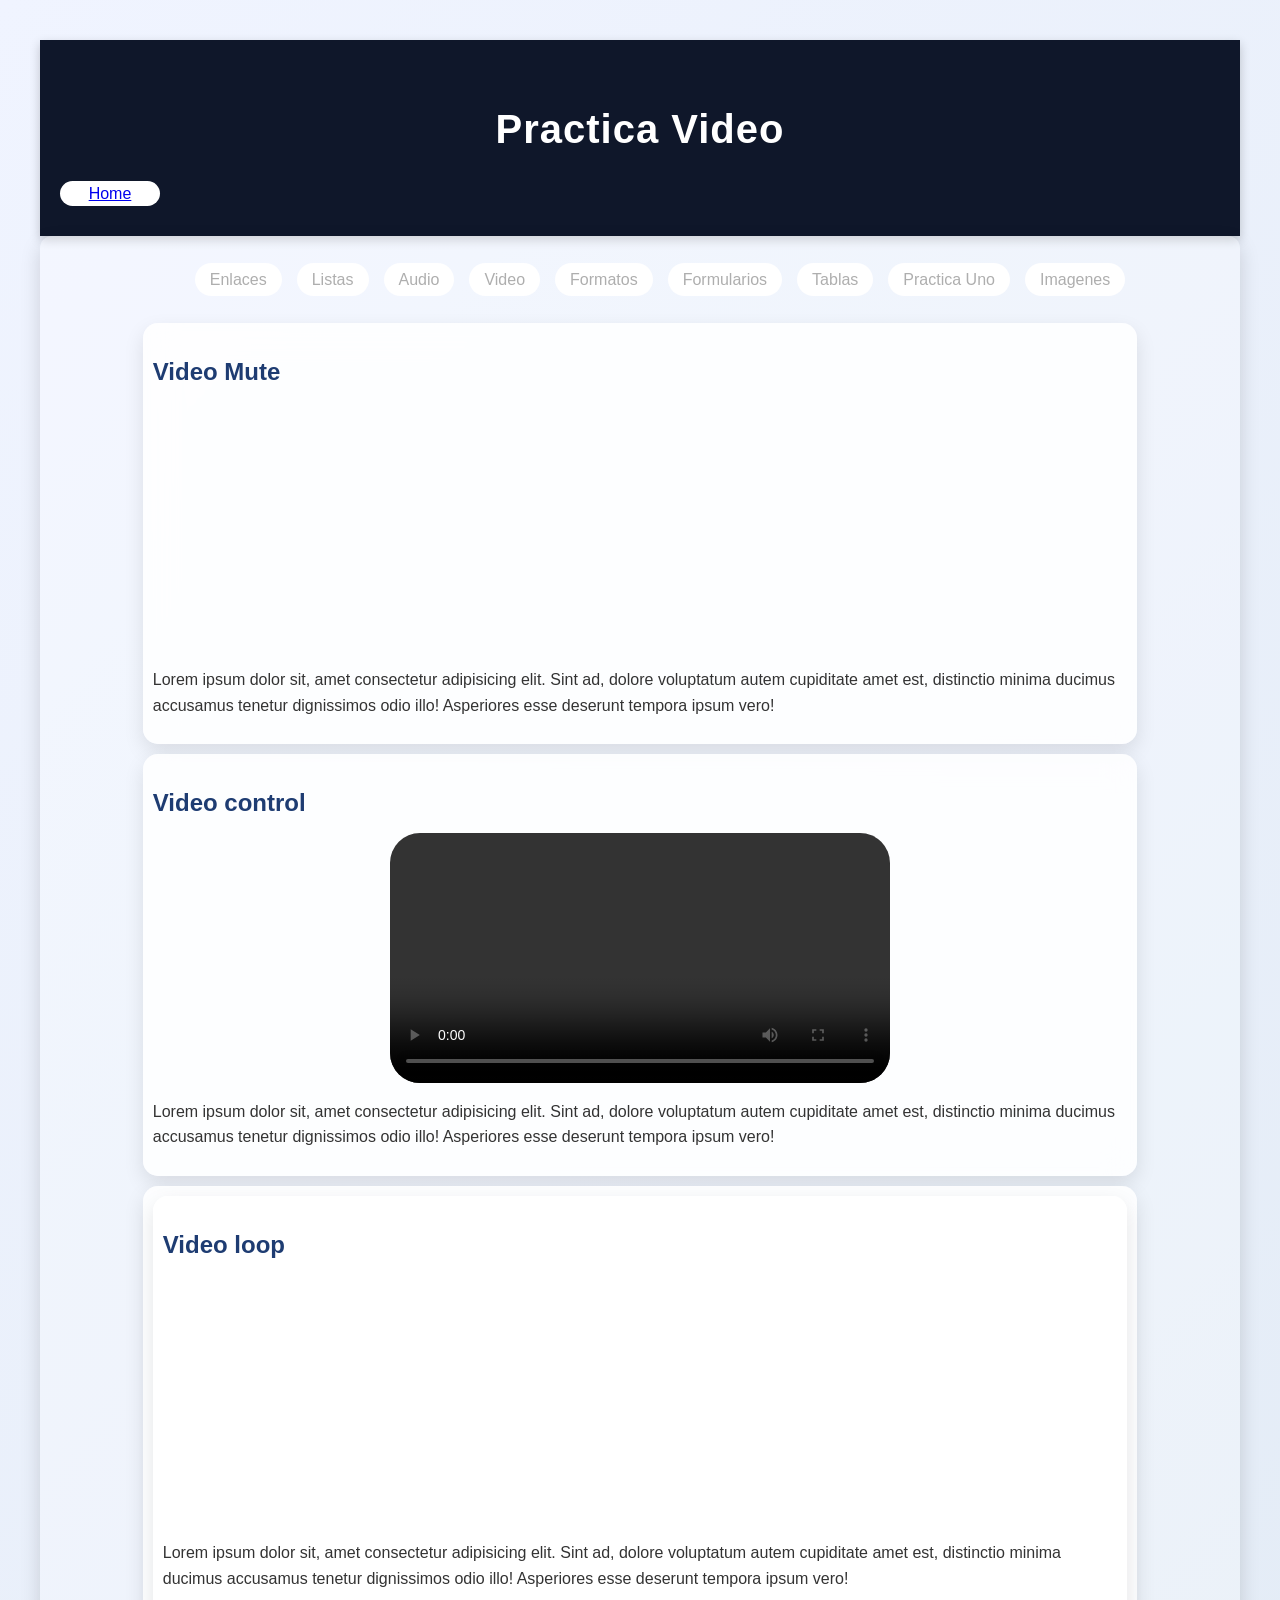
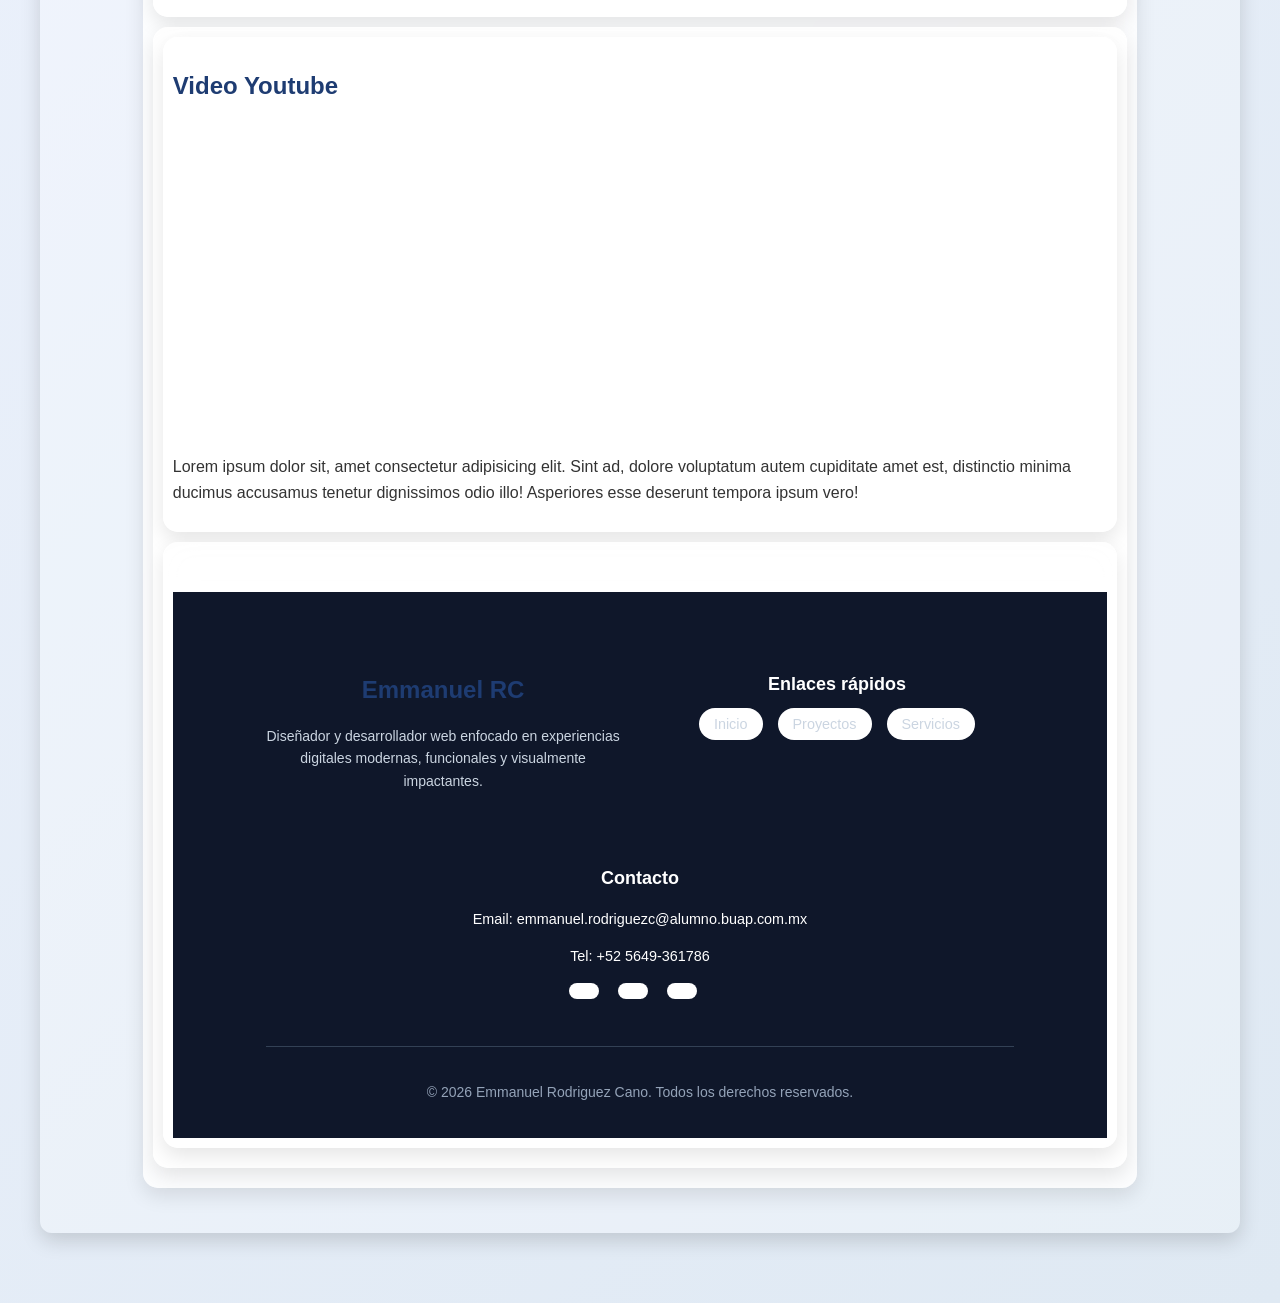
<file: Video.html>
<!DOCTYPE html>
<html lang="en">

<head>
    <meta charset="UTF-8" />
    <title>Practica Video</title>
    <link rel="stylesheet" href="styles.css" type="text/css">

</head>

<body>
    <header>
        <h1>Practica Video</h1>
        <div class="home">

            <a href="Index.html">Home</a>

        </div>
    </header>
    <nav>
        <ul>
            <li><a href="Enlaces.html">Enlaces</a></li>
            <li><a href="Listas.html">Listas</a></li>
            <li><a href="Audio.html">Audio</a></li>
            <li><a href="Video.html">Video</a></li>
            <li><a href="Formatos.html">Formatos</a></li>
            <li><a href="Formularios.html">Formularios</a></li>
            <li><a href="Tablas.html">Tablas</a></li>
            <li><a href="Practica_Uno.html">Practica Uno</a></li>
            <li><a href="Imagenes.html">Imagenes</a></li>

        </ul>
        <main>
            <section>
                <h2>Video Mute</h2>
                <video muted loop autoplay class="video-item" src="media/video/video.mov"></video>
                <div>
                    <p class="parrafo derecha">
                        Lorem ipsum dolor sit, amet consectetur adipisicing elit. Sint ad, dolore voluptatum autem
                        cupiditate amet est, distinctio minima ducimus accusamus tenetur dignissimos odio illo!
                        Asperiores esse deserunt tempora ipsum vero!</p>
                </div>
            </section>
            <section>
                <h2>Video control</h2>
                <video class="video-item" controls src="media/video/video.mov"></video>
                <div>
                    <p class="parrafo derecha">
                        Lorem ipsum dolor sit, amet consectetur adipisicing elit. Sint ad, dolore voluptatum autem
                        cupiditate amet est, distinctio minima ducimus accusamus tenetur dignissimos odio illo!
                        Asperiores esse deserunt tempora ipsum vero!</p>
                </div>
            </section>
            <section>
                <section>
                    <h2>Video loop</h2>
                    <video loop autoplay class="video-item" src="media/video/video.mov"></video>
                    <div>
                        <p class="parrafo derecha">
                            Lorem ipsum dolor sit, amet consectetur adipisicing elit. Sint ad, dolore voluptatum autem
                            cupiditate amet est, distinctio minima ducimus accusamus tenetur dignissimos odio illo!
                            Asperiores esse deserunt tempora ipsum vero!</p>
                    </div>
                </section>
                <section>
                    <section>
                        <h2>Video Youtube</h2>

                        <iframe width="560" height="315"
                            src="https://www.youtube.com/embed/eKL3TceSxvk?si=pHTwBQXgO0CBshpr"
                            title="YouTube video player" frameborder="0"
                            allow="accelerometer; autoplay; clipboard-write; encrypted-media; gyroscope; picture-in-picture; web-share"
                            referrerpolicy="strict-origin-when-cross-origin" allowfullscreen></iframe>

                        <p class="parrafo derecha">
                            Lorem ipsum dolor sit, amet consectetur adipisicing elit. Sint ad, dolore voluptatum
                            autem
                            cupiditate amet est, distinctio minima ducimus accusamus tenetur dignissimos odio illo!
                            Asperiores esse deserunt tempora ipsum vero!</p>
                        </div>
                    </section>
                    <section>

                        <footer class="footer">
                            <div class="footer-container">


                                <div class="footer-col">
                                    <h2 class="footer-logo">Emmanuel RC</h2>
                                    <p class="footer-description">
                                        Diseñador y desarrollador web enfocado en experiencias digitales modernas,
                                        funcionales y visualmente impactantes.
                                    </p>
                                </div>


                                <div class="footer-col">
                                    <h3>Enlaces rápidos</h3>
                                    <ul class="footer-links">
                                        <li><a href="index.html">Inicio</a></li>
                                        <li><a href="https://www.behance.net/emmanuerguezc">Proyectos</a></li>
                                        <li><a href="#">Servicios</a></li>
                                    </ul>
                                </div>


                                <div class="footer-col">
                                    <h3>Contacto</h3>
                                    <p>Email: emmanuel.rodriguezc@alumno.buap.com.mx</p>
                                    <p>Tel: +52 5649-361786</p>

                                    <div class="social-icons">
                                        <a href="https://www.instagram.com/emmanuel_rc97?igsh=dTB1eXRvNDRveWx1&utm_source=qr"
                                            target="_blank">
                                            <i class="fab fa-instagram"></i>
                                        </a>

                                        <a href="https://wa.me/5649361786" target="_blank">
                                            <i class="fab fa-whatsapp"></i>
                                        </a>

                                        <a href="https://www.facebook.com/emmanuel.barradasromano" target="_blank">
                                            <i class="fab fa-facebook-f"></i>
                                        </a>
                                    </div>
                                </div>

                            </div>

                            <div class="footer-bottom">
                                <p>© 2026 Emmanuel Rodriguez Cano. Todos los derechos reservados.</p>
                            </div>
                        </footer>
    </nav>
</body>

</html>
</file>
<file: styles.css>
:root {
    margin: 0;
    padding: 0;
    box-sizing: border-box;
}

body {
    font-family: 'Segoe UI', Tahoma, Geneva, Verdana, sans-serif;
    background: linear-gradient(135deg, #f0f4ff, #dfe9f3);
    color: #333;
    line-height: 1.6;
}


header {
    background: #0f172a;
    color: white;
    text-align: center;
    padding: 30px 20px;
    box-shadow: 0 4px 10px rgba(0, 0, 0, 0.2);
}

header h1 {
    font-size: 2.5rem;
    font-family: Verdana, Geneva, Tahoma, sans-serif;
    letter-spacing: 1px;
    color: white;
}

nav {

    background: rgba(255, 255, 255, 0.25);
    border-radius: 12px;
    padding: 15px;
    margin-bottom: 30px;
    box-shadow: 0 8px 20px rgba(0, 0, 0, 0.15);
}

nav ul {
    list-style: none;
    display: flex;
    flex-wrap: wrap;
    justify-content: center;
    gap: 15px;
}

nav a {

    text-decoration: none;
    padding: 8px 15px;
    border-radius: 20px;
    background: #ffffff;
    color: #aeaeae;
    font-weight: 500;
    transition: all 0.3s ease;
}

nav a:hover {
    background: #0f2027;
    transform: translateY(-2px);
}


main {
    width: 85%;
    margin: 30px auto;
}


section {
    background: rgba(255, 255, 255, 0.85);
    backdrop-filter: blur(16px);
    padding: 10px;
    margin-bottom: 10px;
    border-radius: 15px;
    box-shadow: 0 8px 20px rgba(0, 0, 0, 0.1);
    transition: transform 0.3s ease;
}

section:hover {
    transform: translatex(5px);
}

section h2 {
    margin-bottom: 10px;
    color: #1e3c72;
}


.imagen-small {
    width: 40%;
    border-radius: 12px;
    box-shadow: 0 6px 15px rgba(0, 0, 0, 0.2);

}

.centrar {
    display: block;
    margin-left: auto;
    margin-right: auto;
}


.imagen-flotante-izq {
    float: left;
    margin: 10px 20px 10px 0;
}


footer {
    background: #1e3c72;
    color: white;
    text-align: center;
    padding: 15px;
    margin-top: 40px;
    font-size: 0.9rem;
}


@media (max-width: 768px) {
    nav ul {
        flex-direction: column;
        align-items: center;
    }

    .imagen-small {
        width: 100%;
        max-width: 300px;
    }

    main {
        width: 95%;
    }
}

.title {
    color: green;
}

.imagen-small {
    width: 25%;
    height: auto;
}

.centrar {
    display: block;
    margin-left: auto;
    margin-right: auto;
    margin-bottom: 30px;

}

.espaciado-sup {
    margin-top: 30px;
}

.imagen-flotante-der {
    float: right;

}

.imagen-flotante-izq {
    float: left;
}

.imagen-xsmall {
    width: 10%;
    height: auto;
}

.imagenes-bordes-redondeados {
    border-radius: 30px;
    border-style: solid;
}

.alineacion-centrada {
    text-align: center;
}


.tabla-imagenes {
    margin: 40px auto;
    border-collapse: collapse;
}

.tabla-imagenes td {
    padding: 15px;
    text-align: center;
}

.tabla-imagenes img {
    width: 200px;
    height: 150px;
    object-fit: cover;
    border-radius: 10px;
    box-shadow: 0 5px 15px rgba(0, 0, 0, 0.2);
}

.video-item {
    display: flex;
    margin-right: auto;
    justify-content: center;
    margin-left: auto;
    height: auto;
    width: 500px;
    border-radius: 30px;
}

.contenedor {
    width: auto;
    margin: auto;
}

.imagen-izquierda {
    float: left;
    padding: 10px;
    width: 250px;
    border-radius: 30px;
    margin-right: 20px;
    margin-bottom: 10px;
}

.h2-center {
    text-align: center;

}

.footer {
    background: #0f172a;
    color: #fff;
    padding: 60px 10% 20px;
    font-family: Arial, sans-serif;
}

.footer-container {
    display: flex;
    justify-content: space-between;
    flex-wrap: wrap;
    gap: 40px;
}

.footer-col {
    flex: 1;
    min-width: 250px;
}

.footer-logo {
    font-size: 24px;
    margin-bottom: 15px;
}

.footer-description {
    font-size: 14px;
    line-height: 1.6;
    color: #cbd5e1;
}

.footer-col h3 {
    margin-bottom: 15px;
    font-size: 18px;
}

.footer-links {
    list-style: none;
    padding: 0;
}

.footer-links li {
    margin-bottom: 10px;
}

.footer-links a {
    text-decoration: none;
    color: #cbd5e1;
    transition: 0.3s;
}

.footer-links a:hover {
    color: #38bdf8;
}

.social-icons {
    margin-top: 15px;
}

.social-icons a {
    display: inline-block;
    margin-right: 15px;
    font-size: 20px;
    color: #fff;
    transition: 0.3s;
}

.social-icons a:hover {
    color: #38bdf8;
    transform: translateY(-3px);
}

.footer-bottom {
    margin-top: 40px;
    text-align: center;
    border-top: 1px solid #334155;
    padding-top: 20px;
    font-size: 14px;
    color: #94a3b8;
}

.home {
    justify-content: center;
    background-color: #fff;
    color: #505050;

    border-radius: 30px;
    width: 100px;
}

body {
    font-family: Arial, sans-serif;
    background-color: #e5e7eb;
    margin: 0;
    padding: 40px;
}

.container {
    background: #f3f4f6;
    padding: 40px;
    border-radius: 20px;
}

h1 {
    color: #1e3a8a;
    margin-bottom: 20px;
}

.descripcion {
    margin-bottom: 40px;
    line-height: 1.6;
    color: #374151;
}

.tabla {
    width: 100%;
    border-collapse: separate;
    border-spacing: 10px;
}

.tabla th {
    background-color: #1e3a8a;
    color: white;
    padding: 15px;
    text-align: left;
    border-radius: 10px;
}

.tabla td {
    background-color: #ffffff;
    padding: 15px;
    border-radius: 10px;
    box-shadow: 0 4px 8px rgba(0, 0, 0, 0.05);
}


.tabla tbody tr:hover td {
    background-color: #dbeafe;
    transition: 0.3s;
}

.simple-1 {
    text-align: center;
    justify-content: center;
    margin-left: auto;
    margin-right: auto;
    background-color: #2f5597;
    color: white;
}

.simple-1 th,
.simple-1 td {
    padding: 8px 12px;

}

.zebra-1 {

    justify-content: center;
    text-align: center;

    margin-right: auto;
    margin-left: auto;
    background-color: #1e3c72;
    color: white;
    border-radius: 10px;
    box-shadow: 0 6px 9px rgba(0, 0, 0, 0.2);
    padding-top: 10px;
    padding-bottom: 10px;
    padding-left: 10px;
    padding-right: 10px;
}

.zebra-1 td {
    padding: 8px 12px;
}

.zebra-1 tbody tr:nth-child(odd) {
    background-color: #1e3c72;
}

.zebra-1 tbody tr:nth-child(even) {
    background-color: #3e80f3;
}

.tabla-hover {

    margin-left: auto;
    margin-right: auto;
    background-color: #265aba;
    color: white;
    border-radius: 10px;
    box-shadow: 0 6px 9px rgba(0, 0, 0, 0.2);
}

.tabla-hover th,
.tabla-hover td {
    padding: 12px 18px;
}

.tabla-hover tbody tr:hover {
    background-color: white;
    color: #1f53b3;
    cursor: pointer;
}

.tabla-colaps {
    margin-top: 20px;
    border-collapse: collapse;
}

.tabla-colaps th,
.tabla-colaps td {
    padding: 10px;
}
</file>
